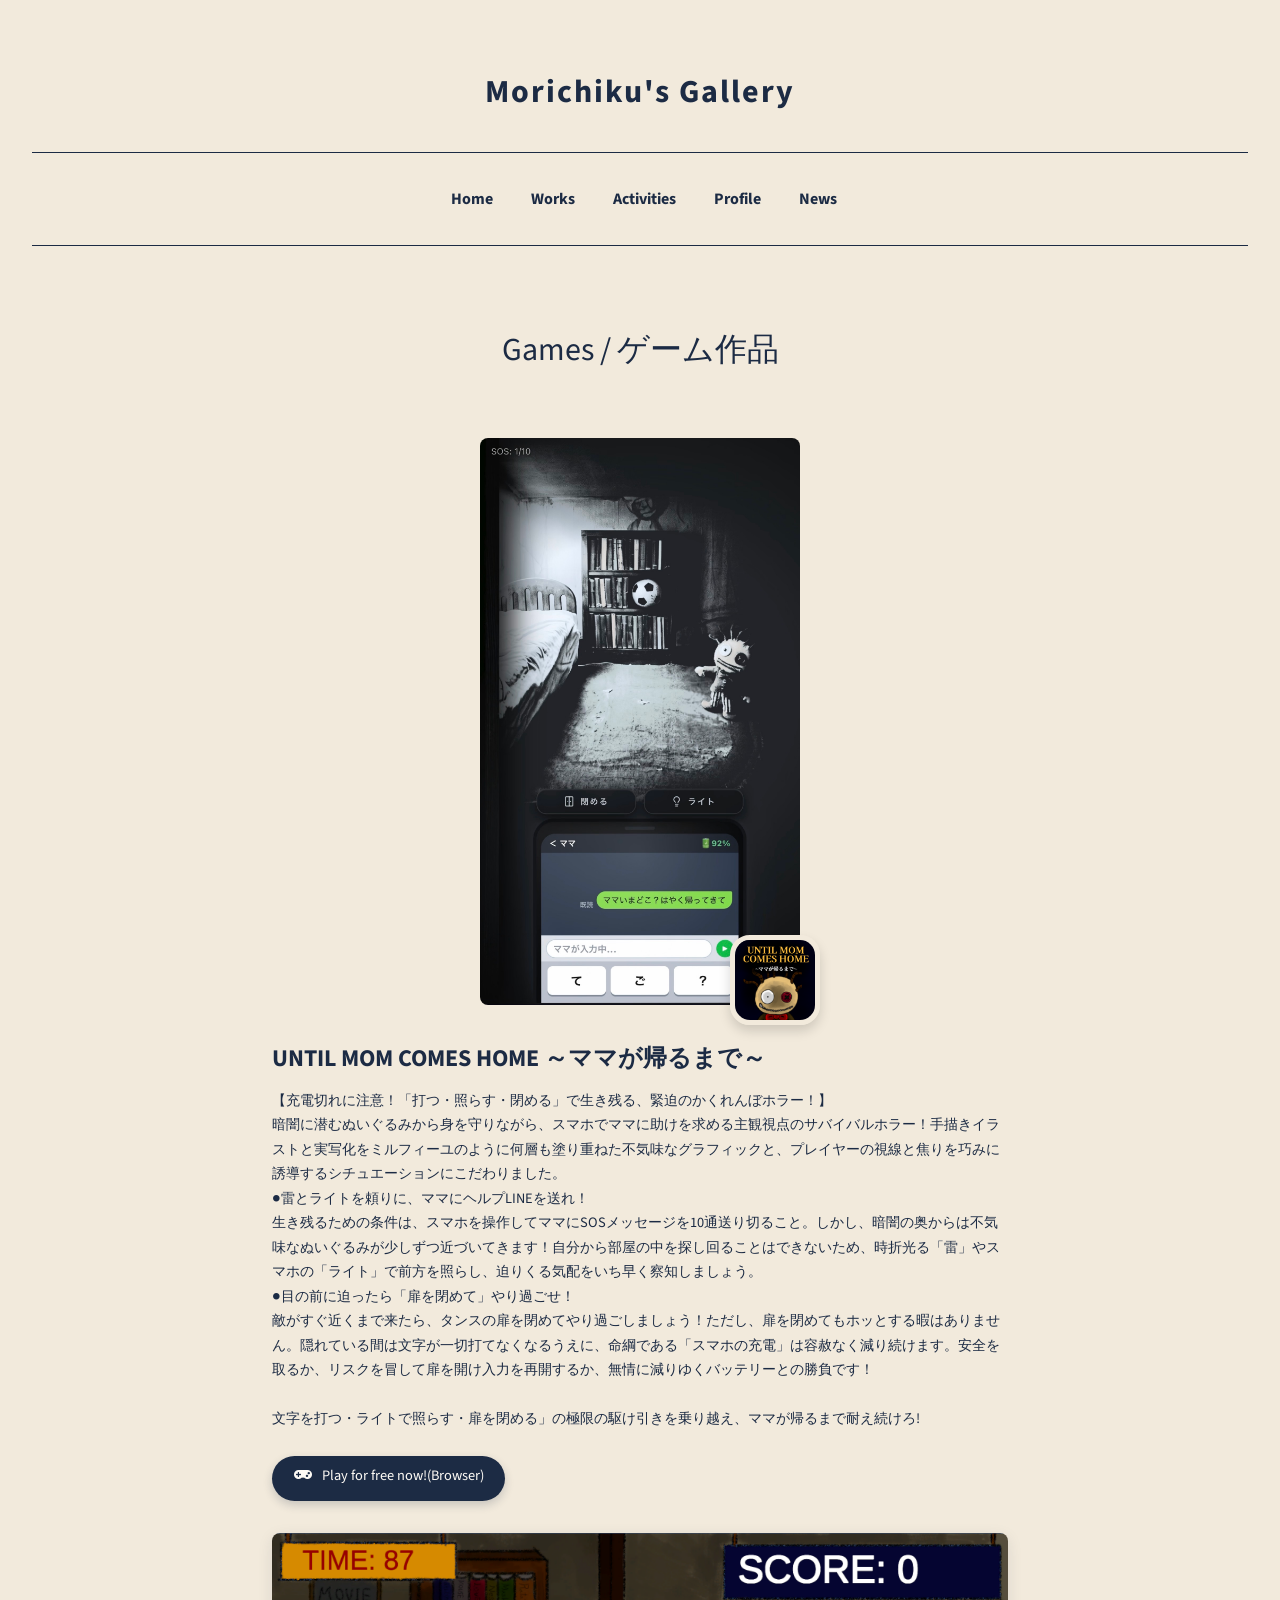
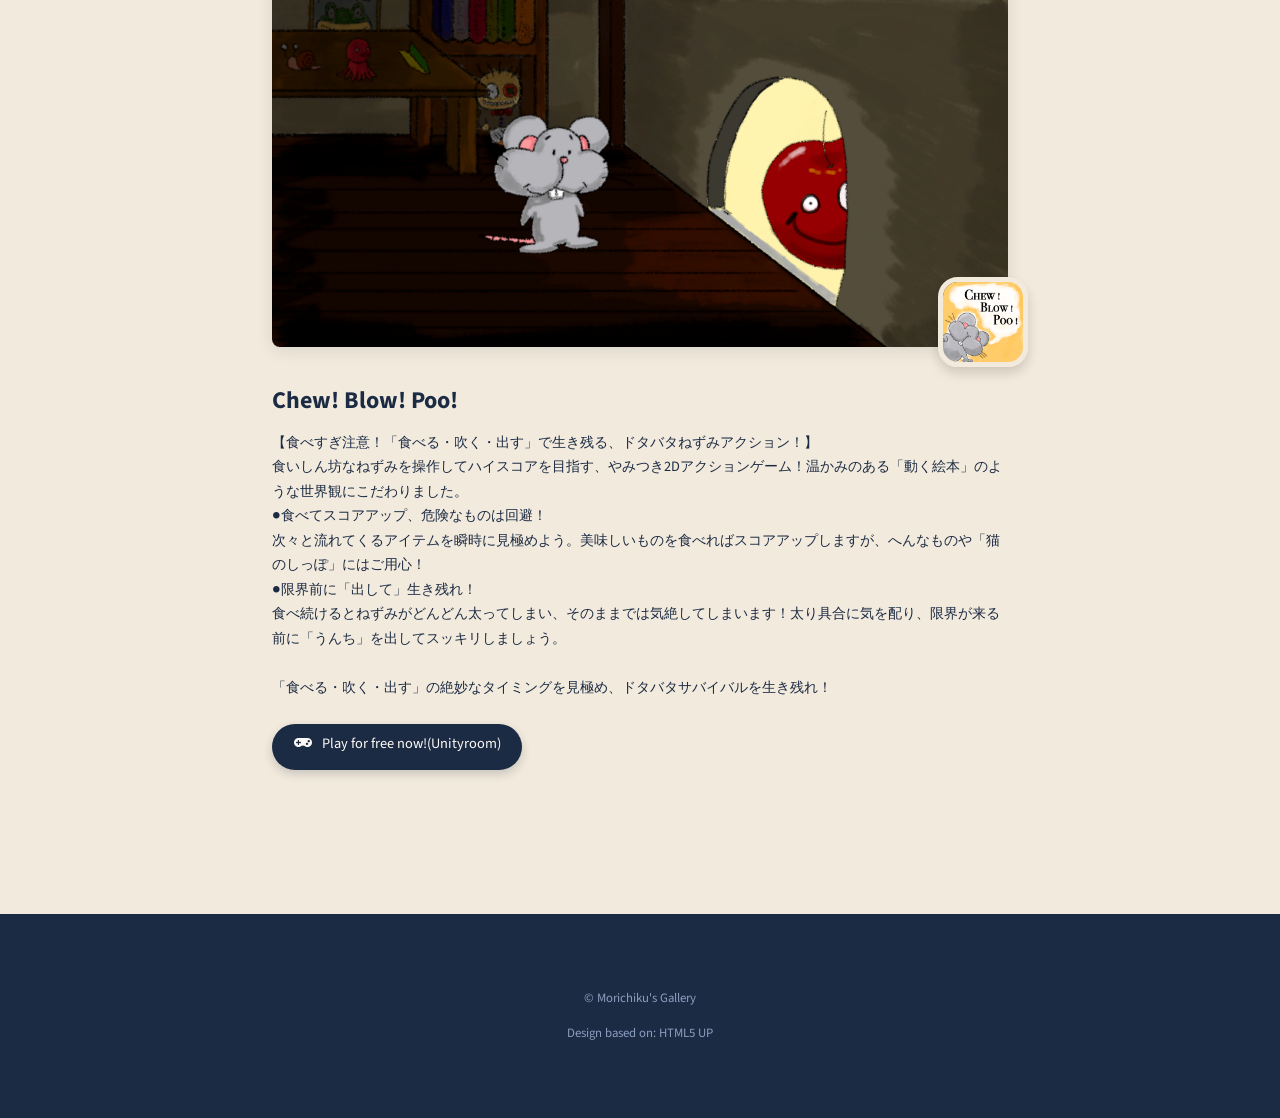
<file: games.html>
<!DOCTYPE HTML>
<html>
<head>
    <title>Games - Morichiku's Gallery</title>
    <link rel="icon" type="image/png" href="images/kao.PNG">
    <link rel="apple-touch-icon" href="images/kao.PNG">
    <meta charset="utf-8" />
    <meta name="viewport" content="width=device-width, initial-scale=1, user-scalable=no" />
    <link rel="stylesheet" href="assets/css/main.css?v=2" />
   <style>
        .page-transition-wrap { pointer-events: none !important; }
        .image:before { 
            display: block !important; 
            opacity: 0 !important; 
            background: #707070 !important; 
            transition: opacity 0.3s ease !important; 
        }
        .image.thumb:hover:before { 
            opacity: 0.6 !important; 
        }
    </style>
</head>
<script>
document.addEventListener("DOMContentLoaded", function() {
    const leaveCover = document.createElement('div');
    leaveCover.className = 'page-leave-cover';
    document.body.appendChild(leaveCover);

    const links = document.querySelectorAll('.global-nav a');
    
    links.forEach(link => {
        link.addEventListener('click', function(e) {
            if (this.href === window.location.href) return;
            e.preventDefault(); 
            const targetUrl = this.href;
            document.body.classList.add('is-leaving');
            setTimeout(() => {
                window.location.href = targetUrl;
            }, 500);
        });
    });
});

window.addEventListener('pageshow', function(e) {
    if (e.persisted) {
        document.body.classList.remove('is-leaving');
    }
});
</script>

<body class="page-works">
   <div class="page-transition-wrap">
        <div class="transition-left"></div>
        <div class="transition-right"></div>
        <div class="transition-message">
            <div class="transition-avatar">
                <img src="images/tori.png" alt="Avatar">
            </div>
        </div>
    </div>

    <header id="header">
        <div class="inner"><h1>Morichiku's Gallery</h1></div>
        <nav>
            <ul class="global-nav">
                <li><a href="index.html">Home</a></li>
                <li><a href="works.html">Works</a></li>
                <li><a href="activities.html">Activities</a></li>
                <li><a href="profile.html">Profile</a></li>
                <li><a href="news.html">News</a></li>
            </ul>
        </nav>
    </header>

    <div id="main">
       <section id="two">
        <header class="major fade-in-up" style="text-align: center; margin-bottom: 4em;">
            <h2>Games / ゲーム作品</h2>
        </header>

        <!-- 1つ目：スマホゲーム（縦長サイズに調整したバージョン） -->
        <article class="col-6 col-12-xsmall work-item fade-in-up" style="position: relative;">
            <div class="image" style="max-width: 320px; margin: 0 auto 1.5em auto; border-radius: 8px; overflow: visible; position: relative;">
                <!-- プレイ画面（縦長） -->
                <img src="images/game3.jpg" alt="プレイ画面" style="border-radius: 8px; width: 100%; box-shadow: 0 4px 15px (28, 43, 68, 0.1);" />
                <!-- アイコン -->
                <img src="images/game4.PNG" alt="アイコン" style="position: absolute; bottom: -20px; right: -20px; width: 90px; height: 90px; border-radius: 20px; border: 5px solid #f2eadc; box-shadow: 0 6px 12px rgba(0,0,0,0.15);" />
            </div>
            
            <h3 style="margin-top: 1.5em; font-size: 1.5em; font-weight: bold; color: #1c2b44;">UNTIL MOM COMES HOME ～ママが帰るまで～</h3>
            <p style="color: #1c2b44; font-size: 0.9em; line-height: 1.7;">
               【充電切れに注意！「打つ・照らす・閉める」で生き残る、緊迫のかくれんぼホラー！】<br>
            暗闇に潜むぬいぐるみから身を守りながら、スマホでママに助けを求める主観視点のサバイバルホラー！手描きイラストと実写化をミルフィーユのように何層も塗り重ねた不気味なグラフィックと、プレイヤーの視線と焦りを巧みに誘導するシチュエーションにこだわりました。<br>
            ●雷とライトを頼りに、ママにヘルプLINEを送れ！<br>
            生き残るための条件は、スマホを操作してママにSOSメッセージを10通送り切ること。しかし、暗闇の奥からは不気味なぬいぐるみが少しずつ近づいてきます！自分から部屋の中を探し回ることはできないため、時折光る「雷」やスマホの「ライト」で前方を照らし、迫りくる気配をいち早く察知しましょう。<br>
            ●目の前に迫ったら「扉を閉めて」やり過ごせ！<br>
            敵がすぐ近くまで来たら、タンスの扉を閉めてやり過ごしましょう！ただし、扉を閉めてもホッとする暇はありません。隠れている間は文字が一切打てなくなるうえに、命綱である「スマホの充電」は容赦なく減り続けます。安全を取るか、リスクを冒して扉を開け入力を再開するか、無情に減りゆくバッテリーとの勝負です！<br><br>文字を打つ・ライトで照らす・扉を閉める」の極限の駆け引きを乗り越え、ママが帰るまで耐え続けろ!
            </p>

                
            </p>
            <div style="text-align: left; margin-top: 1.5em;">
                <a href="https://morichiku.github.io/until-mom-comes-home/" target="_blank" class="button primary" style="background-color: #1c2b44; color: #fdfaf5 !important; border-radius: 25px; padding: 0 1.5em; font-size: 0.9em; border: none; box-shadow: 0 4px 10px rgba(28, 43, 68, 0.2);">
                    <i class="fas fa-gamepad" style="margin-right: 0.5em;"></i> Play for free now!(Browser)
                </a>
            </div>
        </article>

        <!-- 2つ目：Chew! Blow! Poo!（元の横長サイズ・デザインのまま） -->
        <article class="col-6 col-12-xsmall work-item fade-in-up" style="position: relative;">
            <div class="image fit" style="border-radius: 8px; overflow: visible; margin-bottom: 1.5em; position: relative;">
                <img src="images/game2.png" alt="プレイ画面" style="border-radius: 8px; width: 100%; box-shadow: 0 4px 15px rgba(28, 43, 68, 0.1);" />
                <img src="images/game1.png" alt="アイコン" style="position: absolute; bottom: -20px; right: -20px; width: 90px; height: 90px; border-radius: 20px; border: 5px solid #f2eadc; box-shadow: 0 6px 12px rgba(0,0,0,0.15);" />
            </div>
            
            <h3 style="margin-top: 1.5em; font-size: 1.5em; font-weight: bold; color: #1c2b44;">Chew! Blow! Poo!</h3>
            <p style="color: #1c2b44; font-size: 0.9em; line-height: 1.7;">
            【食べすぎ注意！「食べる・吹く・出す」で生き残る、ドタバタねずみアクション！】<br>
            食いしん坊なねずみを操作してハイスコアを目指す、やみつき2Dアクションゲーム！温かみのある「動く絵本」のような世界観にこだわりました。<br>
            ●食べてスコアアップ、危険なものは回避！<br>
            次々と流れてくるアイテムを瞬時に見極めよう。美味しいものを食べればスコアアップしますが、へんなものや「猫のしっぽ」にはご用心！<br>
            ●限界前に「出して」生き残れ！<br>
            食べ続けるとねずみがどんどん太ってしまい、そのままでは気絶してしまいます！太り具合に気を配り、限界が来る前に「うんち」を出してスッキリしましょう。<br><br>
            「食べる・吹く・出す」の絶妙なタイミングを見極め、ドタバタサバイバルを生き残れ！
            </p>
            <div style="text-align: left; margin-top: 1.5em;">
                <a href="https://unityroom.com/games/chew-blow-poo" target="_blank" class="button primary" style="background-color: #1c2b44; color: #fdfaf5 !important; border-radius: 25px; padding: 0 1.5em; font-size: 0.9em; border: none; box-shadow: 0 4px 10px rgba(28, 43, 68, 0.2);">
                    <i class="fas fa-gamepad" style="margin-right: 0.5em;"></i> Play for free now!(Unityroom)
                </a>
            </div>
        </article>

    </section>
    </div>

<site-footer id="site-footer">
    <div class="inner">
        <ul class="copyright">
            <li>&copy; Morichiku's Gallery</li>
            <li>Design based on: HTML5 UP</li>
        </ul>
    </div>
</site-footer>

    <script src="assets/js/jquery.min.js"></script><script src="assets/js/jquery.poptrox.min.js"></script><script src="assets/js/browser.min.js"></script><script src="assets/js/breakpoints.min.js"></script><script src="assets/js/util.js"></script><script src="assets/js/main.js"></script>
    
    <script>
    document.addEventListener("DOMContentLoaded", function() {
        const observer = new IntersectionObserver((entries) => {
            entries.forEach(entry => {
                if (entry.isIntersecting) {
                    entry.target.classList.add("is-visible");
                    observer.unobserve(entry.target);
                }
            });
        }, { rootMargin: "0px 0px -10% 0px" });

        const targets = document.querySelectorAll('.fade-in-up');
        targets.forEach(target => observer.observe(target));
    });
    </script>
</body>
</html>
</file>
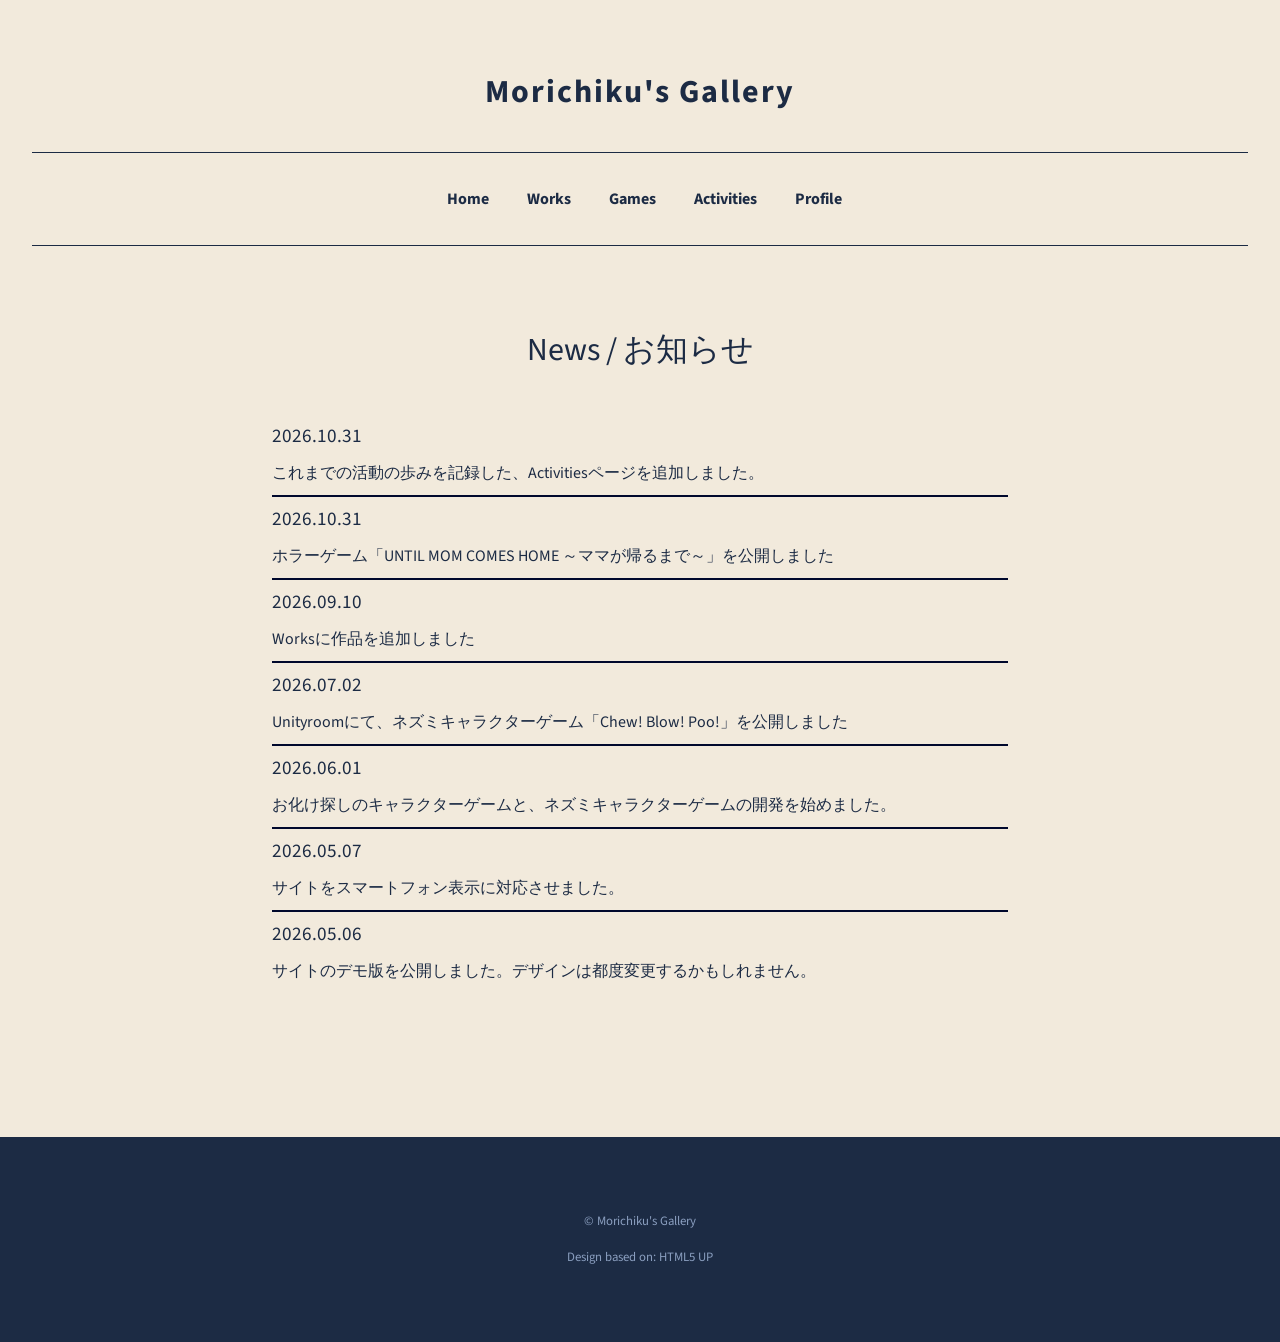
<file: news.html>
<!DOCTYPE HTML>
<html>
<head>
    <title>News - Morichiku's Gallery</title>
    <link rel="icon" type="image/png" href="images/kao.PNG">
    <link rel="apple-touch-icon" href="images/kao.PNG">
    <meta charset="utf-8" />
    <meta name="viewport" content="width=device-width, initial-scale=1, user-scalable=no" />
    <link rel="stylesheet" href="assets/css/main.css?v=2" />
</head>
<script>
document.addEventListener("DOMContentLoaded", function() {
    const leaveCover = document.createElement('div');
    leaveCover.className = 'page-leave-cover';
    document.body.appendChild(leaveCover);

    const links = document.querySelectorAll('.global-nav a');
    
    links.forEach(link => {
        link.addEventListener('click', function(e) {
            if (this.href === window.location.href) return;
            e.preventDefault(); 
            const targetUrl = this.href;
            document.body.classList.add('is-leaving');
            setTimeout(() => {
                window.location.href = targetUrl;
            }, 500);
        });
    });
});

window.addEventListener('pageshow', function(e) {
    if (e.persisted) {
        document.body.classList.remove('is-leaving');
    }
});
</script>
<body class="page-news">
   <div class="page-transition-wrap">
        <div class="transition-left"></div>
        <div class="transition-right"></div>
        <div class="transition-message">
            <div class="transition-avatar">
                <img src="images/tori.png" alt="Avatar">
            </div>
        </div>
    </div>

    <header id="header">
        <div class="header-content-box">
            <div class="inner">
                <h1>Morichiku's Gallery</h1>
            </div>
            <nav>
                <ul class="global-nav">
                    <li><a href="index.html">Home</a></li>
                    <li><a href="works.html">Works</a></li>
                    <li><a href="games.html">Games</a></li> 
                    <li><a href="activities.html">Activities</a></li>
                    <li><a href="profile.html">Profile</a></li>
                </ul>
            </nav>
        </div>
    </header>

    <div id="main">
        <section id="one">
            <header class="major" style="text-align: center; margin-bottom: 3em;">
                <h2>News / お知らせ</h2>
            </header>
            <ul class="alt">
                <li>
                    <strong style="font-size: 1.2em;">2026.10.31</strong><br>
                    <span style="display: inline-block; margin-top: 0.5em;">これまでの活動の歩みを記録した、Activitiesページを追加しました。</span>
                </li>
                <li>
                    <strong style="font-size: 1.2em;">2026.10.31</strong><br>
                    <span style="display: inline-block; margin-top: 0.5em;">ホラーゲーム「UNTIL MOM COMES HOME ～ママが帰るまで～」を公開しました</span>
                </li>
                <li>
                    <strong style="font-size: 1.2em;">2026.09.10</strong><br>
                    <span style="display: inline-block; margin-top: 0.5em;">Worksに作品を追加しました</span>
                </li>
		<li>
                    <strong style="font-size: 1.2em;">2026.07.02</strong><br>
                    <span style="display: inline-block; margin-top: 0.5em;">Unityroomにて、ネズミキャラクターゲーム「Chew! Blow! Poo!」を公開しました</span>
                </li>

		<li>
                    <strong style="font-size: 1.2em;">2026.06.01</strong><br>
                    <span style="display: inline-block; margin-top: 0.5em;">お化け探しのキャラクターゲームと、ネズミキャラクターゲームの開発を始めました。</span>
                </li>

                <li>
                    <strong style="font-size: 1.2em;">2026.05.07</strong><br>
                    <span style="display: inline-block; margin-top: 0.5em;">サイトをスマートフォン表示に対応させました。</span>
                </li>
                <li>
                    <strong style="font-size: 1.2em;">2026.05.06</strong><br>
                    <span style="display: inline-block; margin-top: 0.5em;">サイトのデモ版を公開しました。デザインは都度変更するかもしれません。</span>
                </li>
            </ul>
        </section>
    </div>

    <site-footer id="site-footer">
        <div class="inner"><ul class="copyright"><li>&copy; Morichiku's Gallery</li><li>Design based on: HTML5 UP</li></ul></div>
    </site-footer>

    <script src="assets/js/jquery.min.js"></script><script src="assets/js/jquery.poptrox.min.js"></script><script src="assets/js/browser.min.js"></script><script src="assets/js/breakpoints.min.js"></script><script src="assets/js/util.js"></script><script src="assets/js/main.js"></script>
</body>
</html>
</file>
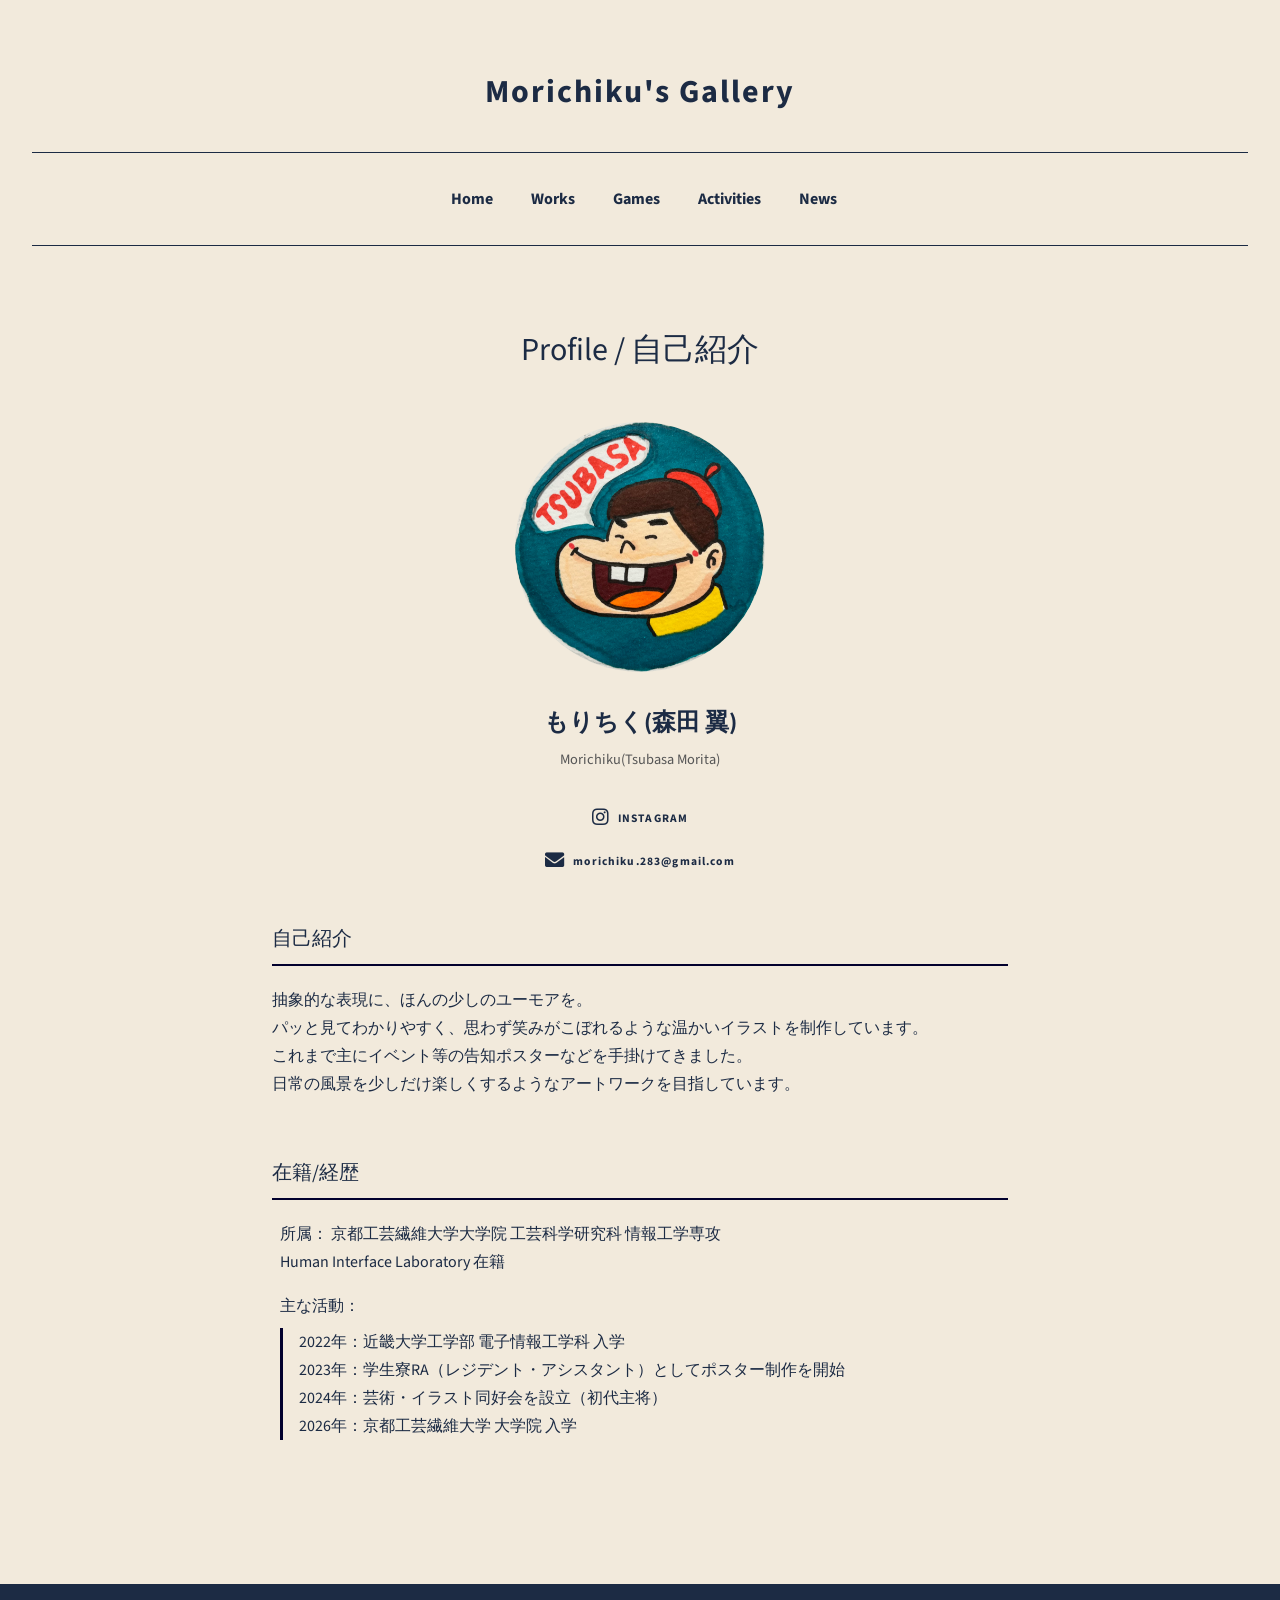
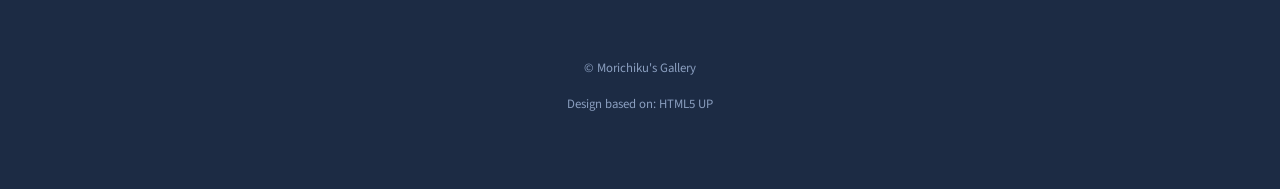
<file: profile.html>
<!DOCTYPE HTML>
<html>
<head>
    <title>Profile - Morichiku's Gallery</title>
    <link rel="icon" type="image/png" href="images/kao.PNG">
  <link rel="apple-touch-icon" href="images/kao.PNG">
    <meta charset="utf-8" />
    <meta name="viewport" content="width=device-width, initial-scale=1, user-scalable=no" />
    <link rel="stylesheet" href="assets/css/main.css?v=2" />
    <style>
        #main #one .image img {
            width: 150px;
            height: 150px;
            border-radius: 50%;
            object-fit: cover;
            margin: 0 auto 3em auto;
            display: block;
        }
    </style>
</head>
<script>
document.addEventListener("DOMContentLoaded", function() {
    const leaveCover = document.createElement('div');
    leaveCover.className = 'page-leave-cover';
    document.body.appendChild(leaveCover);

    const links = document.querySelectorAll('.global-nav a');
    
    links.forEach(link => {
        link.addEventListener('click', function(e) {
            if (this.href === window.location.href) return;
            e.preventDefault(); 
            const targetUrl = this.href;
            document.body.classList.add('is-leaving');
            setTimeout(() => {
                window.location.href = targetUrl;
            }, 500);
        });
    });
});

window.addEventListener('pageshow', function(e) {
    if (e.persisted) {
        document.body.classList.remove('is-leaving');
    }
});
</script>
<body class="page-profile">
   <div class="page-transition-wrap">
        <div class="transition-left"></div>
        <div class="transition-right"></div>
        <div class="transition-message">
            <div class="transition-avatar">
                <img src="images/tori.png" alt="Avatar">
            </div>
        </div>
    </div>

    <header id="header">
        <div class="inner"><h1>Morichiku's Gallery</h1></div>
        <nav>
            <ul class="global-nav">
                <li><a href="index.html">Home</a></li>
                <li><a href="works.html">Works</a></li>
                <li><a href="games.html">Games</a></li> 
                <li><a href="activities.html">Activities</a></li>
                <li><a href="news.html">News</a></li>
            </ul>
        </nav>
    </header>

    <div id="main">
        <section id="one">
            <header class="major" style="text-align: center; margin-bottom: 3em;">
                <h2>Profile / 自己紹介</h2>
            </header>

            <div style="text-align: center; margin-bottom: 3em;">
    <img src="images/myface.jpeg" alt="もりちく" style="width: 250px; height: 250px; object-fit: cover; border-radius: 50%;" />
    <h2 style="margin-top: 1em; font-weight: bold; margin-bottom: 0.2em;">もりちく(森田 翼)</h2>
    <p style="font-size: 0.9em; color: #555;">Morichiku(Tsubasa Morita)</p>
    <a href="https://www.instagram.com/intsubagram?igsh=d2lieGVxMnBuZmN1&utm_source=qr" target="_blank" class="icon brands fa-instagram" style="font-size: 1.2em; color: #1c2b44; text-decoration: none; border-bottom: none;">
        <span style="font-size: 0.6em; margin-left: 5px; font-weight: bold; vertical-align: middle; letter-spacing: 0.1em;">INSTAGRAM</span>
    </a>

    <div style="margin-top: 0.8em;">
        <a href="mailto:tsubasa.morita.283.1121@gmail.com" class="icon solid fa-envelope" style="font-size: 1.2em; color: #1c2b44; text-decoration: none; border-bottom: none;">
            <span style="font-size: 0.6em; margin-left: 5px; font-weight: bold; vertical-align: middle; letter-spacing: 0.1em;">morichiku.283@gmail.com</span>
        </a>
    </div>
</div>

            <h3 style="border-bottom: 2px solid #02002d; padding-bottom: 0.5em; margin-bottom: 1em;">自己紹介</h3>
            <p>抽象的な表現に、ほんの少しのユーモアを。<br>
            パッと見てわかりやすく、思わず笑みがこぼれるような温かいイラストを制作しています。<br>これまで主にイベント等の告知ポスターなどを手掛けてきました。<br>日常の風景を少しだけ楽しくするようなアートワークを目指しています。</p>

            <h3 style="border-bottom: 2px solid #02002d; padding-bottom: 0.5em; margin-bottom: 1em; margin-top: 3em;">在籍/経歴</h3>
            <ul style="list-style: none; padding-left: 0;">
                <li style="margin-bottom: 1em;"><strong>所属：</strong> 京都工芸繊維大学大学院 工芸科学研究科 情報工学専攻<br>Human Interface Laboratory 在籍</li>
                <li><strong>主な活動：</strong>
                    <p style="margin-top: 0.5em; padding-left: 1em; border-left: 3px solid #02002d;">
                    2022年：近畿大学工学部 電子情報工学科 入学<br>
                    2023年：学生寮RA（レジデント・アシスタント）としてポスター制作を開始<br>
                    2024年：芸術・イラスト同好会を設立（初代主将）<br>
                    2026年：京都工芸繊維大学 大学院 入学</p>
                </li>
            </ul>
        </section>
    </div>

    <site-footer id="site-footer">
        <div class="inner">
            <ul class="copyright">
                <li>&copy; Morichiku's Gallery</li><li>Design based on: HTML5 UP</li>
            </ul>
        </div>
    </site-footer>

    <script src="assets/js/jquery.min.js"></script><script src="assets/js/jquery.poptrox.min.js"></script><script src="assets/js/browser.min.js"></script><script src="assets/js/breakpoints.min.js"></script><script src="assets/js/util.js"></script><script src="assets/js/main.js"></script>
</body>
</html>
</file>
<file: assets/css/main.css>
@import url("fontawesome-all.min.css");
@import url("https://fonts.googleapis.com/css?family=Source+Sans+Pro:400,400italic");

/*
	Strata by HTML5 UP
	html5up.net | @ajlkn
	Free for personal and commercial use under the CCA 3.0 license (html5up.net/license)
*/

html, body, div, span, applet, object,
iframe, h1, h2, h3, h4, h5, h6, p, blockquote,
pre, a, abbr, acronym, address, big, cite,
code, del, dfn, em, img, ins, kbd, q, s, samp,
small, strike, strong, sub, sup, tt, var, b,
u, i, center, dl, dt, dd, ol, ul, li, fieldset,
form, label, legend, table, caption, tbody,
tfoot, thead, tr, th, td, article, aside,
canvas, details, embed, figure, figcaption,
site-footer, header, hgroup, menu, nav, output, ruby,
section, summary, time, mark, audio, video {
	margin: 0;
	padding: 0;
	border: 0;
	font-size: 100%;
	font: inherit;
	vertical-align: baseline;}

article, aside, details, figcaption, figure,
site-footer, header, hgroup, menu, nav, section {
	display: block;}

body {
	line-height: 1;
}

ol, ul {
	list-style: none;
}

blockquote, q {
	quotes: none;
}

	blockquote:before, blockquote:after, q:before, q:after {
		content: '';
		content: none;
	}

table {
	border-collapse: collapse;
	border-spacing: 0;
}

body {
	-webkit-text-size-adjust: none;
}

mark {
	background-color: transparent;
	color: inherit;
}

input::-moz-focus-inner {
	border: 0;
	padding: 0;
}

input, select, textarea {
	-moz-appearance: none;
	-webkit-appearance: none;
	-ms-appearance: none;
	appearance: none;
}

/* Basic */

	html {
		box-sizing: border-box;
	}

	*, *:before, *:after {
		box-sizing: inherit;
	}

	body {
		background: #fff;
	}

		body.is-preload *, body.is-preload *:before, body.is-preload *:after {
			-moz-animation: none !important;
			-webkit-animation: none !important;
			-ms-animation: none !important;
			animation: none !important;
			-moz-transition: none !important;
			-webkit-transition: none !important;
			-ms-transition: none !important;
			transition: none !important;
		}

	body, input, select, textarea {
		color: #a2a2a2;
		font-family: "Source Sans Pro", Helvetica, sans-serif;
		font-size: 16pt;
		font-weight: 400;
		line-height: 1.75em;
	}

	a {
		-moz-transition: color 0.2s ease-in-out, border-color 0.2s ease-in-out;
		-webkit-transition: color 0.2s ease-in-out, border-color 0.2s ease-in-out;
		-ms-transition: color 0.2s ease-in-out, border-color 0.2s ease-in-out;
		transition: color 0.2s ease-in-out, border-color 0.2s ease-in-out;
		border-bottom: dotted 1px;
		color: #49bf9d;
		text-decoration: none;
	}

		a:hover {
			border-bottom-color: transparent;
			color: #49bf9d !important;
			text-decoration: none;
		}

	strong, b {
		color: #787878;
		font-weight: 400;
	}

	em, i {
		font-style: italic;
	}

	p {
		margin: 0 0 2em 0;
	}

	h1, h2, h3, h4, h5, h6 {
		color: #787878;
		font-weight: 400;
		line-height: 1em;
		margin: 0 0 1em 0;
	}

		h1 a, h2 a, h3 a, h4 a, h5 a, h6 a {
			color: inherit;
			text-decoration: none;
		}

	h1 {
		font-size: 2em;
		line-height: 1.5em;
	}

	h2 {
		font-size: 1.5em;
		line-height: 1.5em;
	}

	h3 {
		font-size: 1.25em;
		line-height: 1.5em;
	}

	h4 {
		font-size: 1.1em;
		line-height: 1.5em;
	}

	h5 {
		font-size: 0.9em;
		line-height: 1.5em;
	}

	h6 {
		font-size: 0.7em;
		line-height: 1.5em;
	}

	sub {
		font-size: 0.8em;
		position: relative;
		top: 0.5em;
	}

	sup {
		font-size: 0.8em;
		position: relative;
		top: -0.5em;
	}

	hr {
		border: 0;
		border-bottom: solid 2px #efefef;
		margin: 2em 0;
	}

		hr.major {
			margin: 3em 0;
		}

	blockquote {
		border-left: solid 6px #efefef;
		font-style: italic;
		margin: 0 0 2em 0;
		padding: 0.5em 0 0.5em 1.5em;
	}

	code {
		background: #f7f7f7;
		border-radius: 0.35em;
		border: solid 2px #efefef;
		font-family: "Courier New", monospace;
		font-size: 0.9em;
		margin: 0 0.25em;
		padding: 0.25em 0.65em;
	}

	pre {
		-webkit-overflow-scrolling: touch;
		font-family: "Courier New", monospace;
		font-size: 0.9em;
		margin: 0 0 2em 0;
	}

		pre code {
			display: block;
			line-height: 1.75em;
			padding: 1em 1.5em;
			overflow-x: auto;
		}

	.align-left {
		text-align: left;
	}

	.align-center {
		text-align: center;
	}

	.align-right {
		text-align: right;
	}

/* Container */

	.container {
		margin: 0 auto;
		max-width: calc(100% - 4em);
		width: 100%;
	}

		.container.xsmall {
			width: 25%;
		}

		.container.small {
			width: 50%;
		}

		.container.medium {
			width: 75%;
		}

		.container.large {
			width: 125%;
		}

		.container.xlarge {
			width: 150%;
		}

		.container.max {
			width: 100%;
		}

		@media screen and (max-width: 980px) {

			.container {
				width: 100% !important;
				max-width: 100% !important;
			}

		}

		@media screen and (max-width: 480px) {

			.container {
				max-width: calc(100% - 3em);
			}

		}

/* Row */

	.row {
		display: flex;
		flex-wrap: wrap;
		box-sizing: border-box;
		align-items: stretch;
	}

		.row > * {
			box-sizing: border-box;
		}

		.row.gtr-uniform > * > :last-child {
			margin-bottom: 0;
		}

		.row.aln-left {
			justify-content: flex-start;
		}

		.row.aln-center {
			justify-content: center;
		}

		.row.aln-right {
			justify-content: flex-end;
		}

		.row.aln-top {
			align-items: flex-start;
		}

		.row.aln-middle {
			align-items: center;
		}

		.row.aln-bottom {
			align-items: flex-end;
		}

		.row > .imp {
			order: -1;
		}

		.row > .col-1 {
			width: 8.33333%;
		}

		.row > .off-1 {
			margin-left: 8.33333%;
		}

		.row > .col-2 {
			width: 16.66667%;
		}

		.row > .off-2 {
			margin-left: 16.66667%;
		}

		.row > .col-3 {
			width: 25%;
		}

		.row > .off-3 {
			margin-left: 25%;
		}

		.row > .col-4 {
			width: 33.33333%;
		}

		.row > .off-4 {
			margin-left: 33.33333%;
		}

		.row > .col-5 {
			width: 41.66667%;
		}

		.row > .off-5 {
			margin-left: 41.66667%;
		}

		.row > .col-6 {
			width: 50%;
		}

		.row > .off-6 {
			margin-left: 50%;
		}

		.row > .col-7 {
			width: 58.33333%;
		}

		.row > .off-7 {
			margin-left: 58.33333%;
		}

		.row > .col-8 {
			width: 66.66667%;
		}

		.row > .off-8 {
			margin-left: 66.66667%;
		}

		.row > .col-9 {
			width: 75%;
		}

		.row > .off-9 {
			margin-left: 75%;
		}

		.row > .col-10 {
			width: 83.33333%;
		}

		.row > .off-10 {
			margin-left: 83.33333%;
		}

		.row > .col-11 {
			width: 91.66667%;
		}

		.row > .off-11 {
			margin-left: 91.66667%;
		}

		.row > .col-12 {
			width: 100%;
		}

		.row > .off-12 {
			margin-left: 100%;
		}

		.row.gtr-0 {
			margin-top: 0;
			margin-left: 0em;
		}

			.row.gtr-0 > * {
				padding: 0 0 0 0em;
			}

			.row.gtr-0.gtr-uniform {
				margin-top: 0em;
			}

				.row.gtr-0.gtr-uniform > * {
					padding-top: 0em;
				}

		.row.gtr-25 {
			margin-top: 0;
			margin-left: -0.625em;
		}

			.row.gtr-25 > * {
				padding: 0 0 0 0.625em;
			}

			.row.gtr-25.gtr-uniform {
				margin-top: -0.625em;
			}

				.row.gtr-25.gtr-uniform > * {
					padding-top: 0.625em;
				}

		.row.gtr-50 {
			margin-top: 0;
			margin-left: -1.25em;
		}

			.row.gtr-50 > * {
				padding: 0 0 0 1.25em;
			}

			.row.gtr-50.gtr-uniform {
				margin-top: -1.25em;
			}

				.row.gtr-50.gtr-uniform > * {
					padding-top: 1.25em;
				}

		.row {
			margin-top: 0;
			margin-left: -2.5em;
		}

			.row > * {
				padding: 0 0 0 2.5em;
			}

			.row.gtr-uniform {
				margin-top: -2.5em;
			}

				.row.gtr-uniform > * {
					padding-top: 2.5em;
				}

		.row.gtr-150 {
			margin-top: 0;
			margin-left: -3.75em;
		}

			.row.gtr-150 > * {
				padding: 0 0 0 3.75em;
			}

			.row.gtr-150.gtr-uniform {
				margin-top: -3.75em;
			}

				.row.gtr-150.gtr-uniform > * {
					padding-top: 3.75em;
				}

		.row.gtr-200 {
			margin-top: 0;
			margin-left: -5em;
		}

			.row.gtr-200 > * {
				padding: 0 0 0 5em;
			}

			.row.gtr-200.gtr-uniform {
				margin-top: -5em;
			}

				.row.gtr-200.gtr-uniform > * {
					padding-top: 5em;
				}

		@media screen and (max-width: 1800px) {

			.row {
				display: flex;
				flex-wrap: wrap;
				box-sizing: border-box;
				align-items: stretch;
			}

				.row > * {
					box-sizing: border-box;
				}

				.row.gtr-uniform > * > :last-child {
					margin-bottom: 0;
				}

				.row.aln-left {
					justify-content: flex-start;
				}

				.row.aln-center {
					justify-content: center;
				}

				.row.aln-right {
					justify-content: flex-end;
				}

				.row.aln-top {
					align-items: flex-start;
				}

				.row.aln-middle {
					align-items: center;
				}

				.row.aln-bottom {
					align-items: flex-end;
				}

				.row > .imp-xlarge {
					order: -1;
				}

				.row > .col-1-xlarge {
					width: 8.33333%;
				}

				.row > .off-1-xlarge {
					margin-left: 8.33333%;
				}

				.row > .col-2-xlarge {
					width: 16.66667%;
				}

				.row > .off-2-xlarge {
					margin-left: 16.66667%;
				}

				.row > .col-3-xlarge {
					width: 25%;
				}

				.row > .off-3-xlarge {
					margin-left: 25%;
				}

				.row > .col-4-xlarge {
					width: 33.33333%;
				}

				.row > .off-4-xlarge {
					margin-left: 33.33333%;
				}

				.row > .col-5-xlarge {
					width: 41.66667%;
				}

				.row > .off-5-xlarge {
					margin-left: 41.66667%;
				}

				.row > .col-6-xlarge {
					width: 50%;
				}

				.row > .off-6-xlarge {
					margin-left: 50%;
				}

				.row > .col-7-xlarge {
					width: 58.33333%;
				}

				.row > .off-7-xlarge {
					margin-left: 58.33333%;
				}

				.row > .col-8-xlarge {
					width: 66.66667%;
				}

				.row > .off-8-xlarge {
					margin-left: 66.66667%;
				}

				.row > .col-9-xlarge {
					width: 75%;
				}

				.row > .off-9-xlarge {
					margin-left: 75%;
				}

				.row > .col-10-xlarge {
					width: 83.33333%;
				}

				.row > .off-10-xlarge {
					margin-left: 83.33333%;
				}

				.row > .col-11-xlarge {
					width: 91.66667%;
				}

				.row > .off-11-xlarge {
					margin-left: 91.66667%;
				}

				.row > .col-12-xlarge {
					width: 100%;
				}

				.row > .off-12-xlarge {
					margin-left: 100%;
				}

				.row.gtr-0 {
					margin-top: 0;
					margin-left: 0em;
				}

					.row.gtr-0 > * {
						padding: 0 0 0 0em;
					}

					.row.gtr-0.gtr-uniform {
						margin-top: 0em;
					}

						.row.gtr-0.gtr-uniform > * {
							padding-top: 0em;
						}

				.row.gtr-25 {
					margin-top: 0;
					margin-left: -0.625em;
				}

					.row.gtr-25 > * {
						padding: 0 0 0 0.625em;
					}

					.row.gtr-25.gtr-uniform {
						margin-top: -0.625em;
					}

						.row.gtr-25.gtr-uniform > * {
							padding-top: 0.625em;
						}

				.row.gtr-50 {
					margin-top: 0;
					margin-left: -1.25em;
				}

					.row.gtr-50 > * {
						padding: 0 0 0 1.25em;
					}

					.row.gtr-50.gtr-uniform {
						margin-top: -1.25em;
					}

						.row.gtr-50.gtr-uniform > * {
							padding-top: 1.25em;
						}

				.row {
					margin-top: 0;
					margin-left: -2.5em;
				}

					.row > * {
						padding: 0 0 0 2.5em;
					}

					.row.gtr-uniform {
						margin-top: -2.5em;
					}

						.row.gtr-uniform > * {
							padding-top: 2.5em;
						}

				.row.gtr-150 {
					margin-top: 0;
					margin-left: -3.75em;
				}

					.row.gtr-150 > * {
						padding: 0 0 0 3.75em;
					}

					.row.gtr-150.gtr-uniform {
						margin-top: -3.75em;
					}

						.row.gtr-150.gtr-uniform > * {
							padding-top: 3.75em;
						}

				.row.gtr-200 {
					margin-top: 0;
					margin-left: -5em;
				}

					.row.gtr-200 > * {
						padding: 0 0 0 5em;
					}

					.row.gtr-200.gtr-uniform {
						margin-top: -5em;
					}

						.row.gtr-200.gtr-uniform > * {
							padding-top: 5em;
						}

		}

		@media screen and (max-width: 1280px) {

			.row {
				display: flex;
				flex-wrap: wrap;
				box-sizing: border-box;
				align-items: stretch;
			}

				.row > * {
					box-sizing: border-box;
				}

				.row.gtr-uniform > * > :last-child {
					margin-bottom: 0;
				}

				.row.aln-left {
					justify-content: flex-start;
				}

				.row.aln-center {
					justify-content: center;
				}

				.row.aln-right {
					justify-content: flex-end;
				}

				.row.aln-top {
					align-items: flex-start;
				}

				.row.aln-middle {
					align-items: center;
				}

				.row.aln-bottom {
					align-items: flex-end;
				}

				.row > .imp-large {
					order: -1;
				}

				.row > .col-1-large {
					width: 8.33333%;
				}

				.row > .off-1-large {
					margin-left: 8.33333%;
				}

				.row > .col-2-large {
					width: 16.66667%;
				}

				.row > .off-2-large {
					margin-left: 16.66667%;
				}

				.row > .col-3-large {
					width: 25%;
				}

				.row > .off-3-large {
					margin-left: 25%;
				}

				.row > .col-4-large {
					width: 33.33333%;
				}

				.row > .off-4-large {
					margin-left: 33.33333%;
				}

				.row > .col-5-large {
					width: 41.66667%;
				}

				.row > .off-5-large {
					margin-left: 41.66667%;
				}

				.row > .col-6-large {
					width: 50%;
				}

				.row > .off-6-large {
					margin-left: 50%;
				}

				.row > .col-7-large {
					width: 58.33333%;
				}

				.row > .off-7-large {
					margin-left: 58.33333%;
				}

				.row > .col-8-large {
					width: 66.66667%;
				}

				.row > .off-8-large {
					margin-left: 66.66667%;
				}

				.row > .col-9-large {
					width: 75%;
				}

				.row > .off-9-large {
					margin-left: 75%;
				}

				.row > .col-10-large {
					width: 83.33333%;
				}

				.row > .off-10-large {
					margin-left: 83.33333%;
				}

				.row > .col-11-large {
					width: 91.66667%;
				}

				.row > .off-11-large {
					margin-left: 91.66667%;
				}

				.row > .col-12-large {
					width: 100%;
				}

				.row > .off-12-large {
					margin-left: 100%;
				}

				.row.gtr-0 {
					margin-top: 0;
					margin-left: 0em;
				}

					.row.gtr-0 > * {
						padding: 0 0 0 0em;
					}

					.row.gtr-0.gtr-uniform {
						margin-top: 0em;
					}

						.row.gtr-0.gtr-uniform > * {
							padding-top: 0em;
						}

				.row.gtr-25 {
					margin-top: 0;
					margin-left: -0.5em;
				}

					.row.gtr-25 > * {
						padding: 0 0 0 0.5em;
					}

					.row.gtr-25.gtr-uniform {
						margin-top: -0.5em;
					}

						.row.gtr-25.gtr-uniform > * {
							padding-top: 0.5em;
						}

				.row.gtr-50 {
					margin-top: 0;
					margin-left: -1em;
				}

					.row.gtr-50 > * {
						padding: 0 0 0 1em;
					}

					.row.gtr-50.gtr-uniform {
						margin-top: -1em;
					}

						.row.gtr-50.gtr-uniform > * {
							padding-top: 1em;
						}

				.row {
					margin-top: 0;
					margin-left: -2em;
				}

					.row > * {
						padding: 0 0 0 2em;
					}

					.row.gtr-uniform {
						margin-top: -2em;
					}

						.row.gtr-uniform > * {
							padding-top: 2em;
						}

				.row.gtr-150 {
					margin-top: 0;
					margin-left: -3em;
				}

					.row.gtr-150 > * {
						padding: 0 0 0 3em;
					}

					.row.gtr-150.gtr-uniform {
						margin-top: -3em;
					}

						.row.gtr-150.gtr-uniform > * {
							padding-top: 3em;
						}

				.row.gtr-200 {
					margin-top: 0;
					margin-left: -4em;
				}

					.row.gtr-200 > * {
						padding: 0 0 0 4em;
					}

					.row.gtr-200.gtr-uniform {
						margin-top: -4em;
					}

						.row.gtr-200.gtr-uniform > * {
							padding-top: 4em;
						}

		}

		@media screen and (max-width: 980px) {

			.row {
				display: flex;
				flex-wrap: wrap;
				box-sizing: border-box;
				align-items: stretch;
			}

				.row > * {
					box-sizing: border-box;
				}

				.row.gtr-uniform > * > :last-child {
					margin-bottom: 0;
				}

				.row.aln-left {
					justify-content: flex-start;
				}

				.row.aln-center {
					justify-content: center;
				}

				.row.aln-right {
					justify-content: flex-end;
				}

				.row.aln-top {
					align-items: flex-start;
				}

				.row.aln-middle {
					align-items: center;
				}

				.row.aln-bottom {
					align-items: flex-end;
				}

				.row > .imp-medium {
					order: -1;
				}

				.row > .col-1-medium {
					width: 8.33333%;
				}

				.row > .off-1-medium {
					margin-left: 8.33333%;
				}

				.row > .col-2-medium {
					width: 16.66667%;
				}

				.row > .off-2-medium {
					margin-left: 16.66667%;
				}

				.row > .col-3-medium {
					width: 25%;
				}

				.row > .off-3-medium {
					margin-left: 25%;
				}

				.row > .col-4-medium {
					width: 33.33333%;
				}

				.row > .off-4-medium {
					margin-left: 33.33333%;
				}

				.row > .col-5-medium {
					width: 41.66667%;
				}

				.row > .off-5-medium {
					margin-left: 41.66667%;
				}

				.row > .col-6-medium {
					width: 50%;
				}

				.row > .off-6-medium {
					margin-left: 50%;
				}

				.row > .col-7-medium {
					width: 58.33333%;
				}

				.row > .off-7-medium {
					margin-left: 58.33333%;
				}

				.row > .col-8-medium {
					width: 66.66667%;
				}

				.row > .off-8-medium {
					margin-left: 66.66667%;
				}

				.row > .col-9-medium {
					width: 75%;
				}

				.row > .off-9-medium {
					margin-left: 75%;
				}

				.row > .col-10-medium {
					width: 83.33333%;
				}

				.row > .off-10-medium {
					margin-left: 83.33333%;
				}

				.row > .col-11-medium {
					width: 91.66667%;
				}

				.row > .off-11-medium {
					margin-left: 91.66667%;
				}

				.row > .col-12-medium {
					width: 100%;
				}

				.row > .off-12-medium {
					margin-left: 100%;
				}

				.row.gtr-0 {
					margin-top: 0;
					margin-left: 0em;
				}

					.row.gtr-0 > * {
						padding: 0 0 0 0em;
					}

					.row.gtr-0.gtr-uniform {
						margin-top: 0em;
					}

						.row.gtr-0.gtr-uniform > * {
							padding-top: 0em;
						}

				.row.gtr-25 {
					margin-top: 0;
					margin-left: -0.5em;
				}

					.row.gtr-25 > * {
						padding: 0 0 0 0.5em;
					}

					.row.gtr-25.gtr-uniform {
						margin-top: -0.5em;
					}

						.row.gtr-25.gtr-uniform > * {
							padding-top: 0.5em;
						}

				.row.gtr-50 {
					margin-top: 0;
					margin-left: -1em;
				}

					.row.gtr-50 > * {
						padding: 0 0 0 1em;
					}

					.row.gtr-50.gtr-uniform {
						margin-top: -1em;
					}

						.row.gtr-50.gtr-uniform > * {
							padding-top: 1em;
						}

				.row {
					margin-top: 0;
					margin-left: -2em;
				}

					.row > * {
						padding: 0 0 0 2em;
					}

					.row.gtr-uniform {
						margin-top: -2em;
					}

						.row.gtr-uniform > * {
							padding-top: 2em;
						}

				.row.gtr-150 {
					margin-top: 0;
					margin-left: -3em;
				}

					.row.gtr-150 > * {
						padding: 0 0 0 3em;
					}

					.row.gtr-150.gtr-uniform {
						margin-top: -3em;
					}

						.row.gtr-150.gtr-uniform > * {
							padding-top: 3em;
						}

				.row.gtr-200 {
					margin-top: 0;
					margin-left: -4em;
				}

					.row.gtr-200 > * {
						padding: 0 0 0 4em;
					}

					.row.gtr-200.gtr-uniform {
						margin-top: -4em;
					}

						.row.gtr-200.gtr-uniform > * {
							padding-top: 4em;
						}

		}

		@media screen and (max-width: 736px) {

			.row {
				display: flex;
				flex-wrap: wrap;
				box-sizing: border-box;
				align-items: stretch;
			}

				.row > * {
					box-sizing: border-box;
				}

				.row.gtr-uniform > * > :last-child {
					margin-bottom: 0;
				}

				.row.aln-left {
					justify-content: flex-start;
				}

				.row.aln-center {
					justify-content: center;
				}

				.row.aln-right {
					justify-content: flex-end;
				}

				.row.aln-top {
					align-items: flex-start;
				}

				.row.aln-middle {
					align-items: center;
				}

				.row.aln-bottom {
					align-items: flex-end;
				}

				.row > .imp-small {
					order: -1;
				}

				.row > .col-1-small {
					width: 8.33333%;
				}

				.row > .off-1-small {
					margin-left: 8.33333%;
				}

				.row > .col-2-small {
					width: 16.66667%;
				}

				.row > .off-2-small {
					margin-left: 16.66667%;
				}

				.row > .col-3-small {
					width: 25%;
				}

				.row > .off-3-small {
					margin-left: 25%;
				}

				.row > .col-4-small {
					width: 33.33333%;
				}

				.row > .off-4-small {
					margin-left: 33.33333%;
				}

				.row > .col-5-small {
					width: 41.66667%;
				}

				.row > .off-5-small {
					margin-left: 41.66667%;
				}

				.row > .col-6-small {
					width: 50%;
				}

				.row > .off-6-small {
					margin-left: 50%;
				}

				.row > .col-7-small {
					width: 58.33333%;
				}

				.row > .off-7-small {
					margin-left: 58.33333%;
				}

				.row > .col-8-small {
					width: 66.66667%;
				}

				.row > .off-8-small {
					margin-left: 66.66667%;
				}

				.row > .col-9-small {
					width: 75%;
				}

				.row > .off-9-small {
					margin-left: 75%;
				}

				.row > .col-10-small {
					width: 83.33333%;
				}

				.row > .off-10-small {
					margin-left: 83.33333%;
				}

				.row > .col-11-small {
					width: 91.66667%;
				}

				.row > .off-11-small {
					margin-left: 91.66667%;
				}

				.row > .col-12-small {
					width: 100%;
				}

				.row > .off-12-small {
					margin-left: 100%;
				}

				.row.gtr-0 {
					margin-top: 0;
					margin-left: 0em;
				}

					.row.gtr-0 > * {
						padding: 0 0 0 0em;
					}

					.row.gtr-0.gtr-uniform {
						margin-top: 0em;
					}

						.row.gtr-0.gtr-uniform > * {
							padding-top: 0em;
						}

				.row.gtr-25 {
					margin-top: 0;
					margin-left: -0.375em;
				}

					.row.gtr-25 > * {
						padding: 0 0 0 0.375em;
					}

					.row.gtr-25.gtr-uniform {
						margin-top: -0.375em;
					}

						.row.gtr-25.gtr-uniform > * {
							padding-top: 0.375em;
						}

				.row.gtr-50 {
					margin-top: 0;
					margin-left: -0.75em;
				}

					.row.gtr-50 > * {
						padding: 0 0 0 0.75em;
					}

					.row.gtr-50.gtr-uniform {
						margin-top: -0.75em;
					}

						.row.gtr-50.gtr-uniform > * {
							padding-top: 0.75em;
						}

				.row {
					margin-top: 0;
					margin-left: -1.5em;
				}

					.row > * {
						padding: 0 0 0 1.5em;
					}

					.row.gtr-uniform {
						margin-top: -1.5em;
					}

						.row.gtr-uniform > * {
							padding-top: 1.5em;
						}

				.row.gtr-150 {
					margin-top: 0;
					margin-left: -2.25em;
				}

					.row.gtr-150 > * {
						padding: 0 0 0 2.25em;
					}

					.row.gtr-150.gtr-uniform {
						margin-top: -2.25em;
					}

						.row.gtr-150.gtr-uniform > * {
							padding-top: 2.25em;
						}

				.row.gtr-200 {
					margin-top: 0;
					margin-left: -3em;
				}

					.row.gtr-200 > * {
						padding: 0 0 0 3em;
					}

					.row.gtr-200.gtr-uniform {
						margin-top: -3em;
					}

						.row.gtr-200.gtr-uniform > * {
							padding-top: 3em;
						}

		}

		@media screen and (max-width: 480px) {

			.row {
				display: flex;
				flex-wrap: wrap;
				box-sizing: border-box;
				align-items: stretch;
			}

				.row > * {
					box-sizing: border-box;
				}

				.row.gtr-uniform > * > :last-child {
					margin-bottom: 0;
				}

				.row.aln-left {
					justify-content: flex-start;
				}

				.row.aln-center {
					justify-content: center;
				}

				.row.aln-right {
					justify-content: flex-end;
				}

				.row.aln-top {
					align-items: flex-start;
				}

				.row.aln-middle {
					align-items: center;
				}

				.row.aln-bottom {
					align-items: flex-end;
				}

				.row > .imp-xsmall {
					order: -1;
				}

				.row > .col-1-xsmall {
					width: 8.33333%;
				}

				.row > .off-1-xsmall {
					margin-left: 8.33333%;
				}

				.row > .col-2-xsmall {
					width: 16.66667%;
				}

				.row > .off-2-xsmall {
					margin-left: 16.66667%;
				}

				.row > .col-3-xsmall {
					width: 25%;
				}

				.row > .off-3-xsmall {
					margin-left: 25%;
				}

				.row > .col-4-xsmall {
					width: 33.33333%;
				}

				.row > .off-4-xsmall {
					margin-left: 33.33333%;
				}

				.row > .col-5-xsmall {
					width: 41.66667%;
				}

				.row > .off-5-xsmall {
					margin-left: 41.66667%;
				}

				.row > .col-6-xsmall {
					width: 50%;
				}

				.row > .off-6-xsmall {
					margin-left: 50%;
				}

				.row > .col-7-xsmall {
					width: 58.33333%;
				}

				.row > .off-7-xsmall {
					margin-left: 58.33333%;
				}

				.row > .col-8-xsmall {
					width: 66.66667%;
				}

				.row > .off-8-xsmall {
					margin-left: 66.66667%;
				}

				.row > .col-9-xsmall {
					width: 75%;
				}

				.row > .off-9-xsmall {
					margin-left: 75%;
				}

				.row > .col-10-xsmall {
					width: 83.33333%;
				}

				.row > .off-10-xsmall {
					margin-left: 83.33333%;
				}

				.row > .col-11-xsmall {
					width: 91.66667%;
				}

				.row > .off-11-xsmall {
					margin-left: 91.66667%;
				}

				.row > .col-12-xsmall {
					width: 100%;
				}

				.row > .off-12-xsmall {
					margin-left: 100%;
				}

				.row.gtr-0 {
					margin-top: 0;
					margin-left: 0em;
				}

					.row.gtr-0 > * {
						padding: 0 0 0 0em;
					}

					.row.gtr-0.gtr-uniform {
						margin-top: 0em;
					}

						.row.gtr-0.gtr-uniform > * {
							padding-top: 0em;
						}

				.row.gtr-25 {
					margin-top: 0;
					margin-left: -0.375em;
				}

					.row.gtr-25 > * {
						padding: 0 0 0 0.375em;
					}

					.row.gtr-25.gtr-uniform {
						margin-top: -0.375em;
					}

						.row.gtr-25.gtr-uniform > * {
							padding-top: 0.375em;
						}

				.row.gtr-50 {
					margin-top: 0;
					margin-left: -0.75em;
				}

					.row.gtr-50 > * {
						padding: 0 0 0 0.75em;
					}

					.row.gtr-50.gtr-uniform {
						margin-top: -0.75em;
					}

						.row.gtr-50.gtr-uniform > * {
							padding-top: 0.75em;
						}

				.row {
					margin-top: 0;
					margin-left: -1.5em;
				}

					.row > * {
						padding: 0 0 0 1.5em;
					}

					.row.gtr-uniform {
						margin-top: -1.5em;
					}

						.row.gtr-uniform > * {
							padding-top: 1.5em;
						}

				.row.gtr-150 {
					margin-top: 0;
					margin-left: -2.25em;
				}

					.row.gtr-150 > * {
						padding: 0 0 0 2.25em;
					}

					.row.gtr-150.gtr-uniform {
						margin-top: -2.25em;
					}

						.row.gtr-150.gtr-uniform > * {
							padding-top: 2.25em;
						}

				.row.gtr-200 {
					margin-top: 0;
					margin-left: -3em;
				}

					.row.gtr-200 > * {
						padding: 0 0 0 3em;
					}

					.row.gtr-200.gtr-uniform {
						margin-top: -3em;
					}

						.row.gtr-200.gtr-uniform > * {
							padding-top: 3em;
						}

		}

/* Section/Article */

	section.special, article.special {
		text-align: center;
	}

	header p {
		color: #b2b2b2;
		position: relative;
		margin: 0 0 1.5em 0;
	}

	header h2 + p {
		font-size: 1.25em;
		margin-top: -1em;
		line-height: 1.5em;
	}

	header h3 + p {
		font-size: 1.1em;
		margin-top: -0.8em;
		line-height: 1.5em;
	}

	header h4 + p,
	header h5 + p,
	header h6 + p {
		font-size: 0.9em;
		margin-top: -0.6em;
		line-height: 1.5em;
	}

	header.major h2 {
		font-size: 2em;
	}

/* Form */

	form {
		margin: 0 0 2em 0;
	}

	label {
		color: #787878;
		display: block;
		font-size: 0.9em;
		font-weight: 400;
		margin: 0 0 1em 0;
	}

	input[type="text"],
	input[type="password"],
	input[type="email"],
	select,
	textarea {
		-moz-appearance: none;
		-webkit-appearance: none;
		-ms-appearance: none;
		appearance: none;
		background: #f7f7f7;
		border-radius: 0.35em;
		border: solid 2px transparent;
		color: inherit;
		display: block;
		outline: 0;
		padding: 0 0.75em;
		text-decoration: none;
		width: 100%;
	}

		input[type="text"]:invalid,
		input[type="password"]:invalid,
		input[type="email"]:invalid,
		select:invalid,
		textarea:invalid {
			box-shadow: none;
		}

		input[type="text"]:focus,
		input[type="password"]:focus,
		input[type="email"]:focus,
		select:focus,
		textarea:focus {
			border-color: #49bf9d;
		}

	select {
		background-image: url("data:image/svg+xml;charset=utf8,%3Csvg xmlns='http://www.w3.org/2000/svg' width='40' height='40' preserveAspectRatio='none' viewBox='0 0 40 40'%3E%3Cpath d='M9.4,12.3l10.4,10.4l10.4-10.4c0.2-0.2,0.5-0.4,0.9-0.4c0.3,0,0.6,0.1,0.9,0.4l3.3,3.3c0.2,0.2,0.4,0.5,0.4,0.9 c0,0.4-0.1,0.6-0.4,0.9L20.7,31.9c-0.2,0.2-0.5,0.4-0.9,0.4c-0.3,0-0.6-0.1-0.9-0.4L4.3,17.3c-0.2-0.2-0.4-0.5-0.4-0.9 c0-0.4,0.1-0.6,0.4-0.9l3.3-3.3c0.2-0.2,0.5-0.4,0.9-0.4S9.1,12.1,9.4,12.3z' fill='%23dfdfdf' /%3E%3C/svg%3E");
		background-size: 1.25rem;
		background-repeat: no-repeat;
		background-position: calc(100% - 1rem) center;
		height: 2.75em;
		padding-right: 2.75em;
		text-overflow: ellipsis;
	}

		select option {
			color: #787878;
			background: #fff;
		}

		select:focus::-ms-value {
			background-color: transparent;
		}

		select::-ms-expand {
			display: none;
		}

	input[type="text"],
	input[type="password"],
	input[type="email"],
	select {
		height: 2.75em;
	}

	textarea {
		padding: 0.75em;
	}

	input[type="checkbox"],
	input[type="radio"] {
		-moz-appearance: none;
		-webkit-appearance: none;
		-ms-appearance: none;
		appearance: none;
		display: block;
		float: left;
		margin-right: -2em;
		opacity: 0;
		width: 1em;
		z-index: -1;
	}

		input[type="checkbox"] + label,
		input[type="radio"] + label {
			text-decoration: none;
			color: #a2a2a2;
			cursor: pointer;
			display: inline-block;
			font-size: 1em;
			font-weight: 400;
			padding-left: 2.4em;
			padding-right: 0.75em;
			position: relative;
		}

			input[type="checkbox"] + label:before,
			input[type="radio"] + label:before {
				-moz-osx-font-smoothing: grayscale;
				-webkit-font-smoothing: antialiased;
				display: inline-block;
				font-style: normal;
				font-variant: normal;
				text-rendering: auto;
				line-height: 1;
				text-transform: none !important;
				font-family: 'Font Awesome 5 Free';
				font-weight: 900;
			}

			input[type="checkbox"] + label:before,
			input[type="radio"] + label:before {
				background: #f7f7f7;
				border-radius: 0.35em;
				border: solid 2px transparent;
				content: '';
				display: inline-block;
				font-size: 0.8em;
				height: 2.0625em;
				left: 0;
				line-height: 1.85625em;
				position: absolute;
				text-align: center;
				top: 0;
				width: 2.0625em;
			}

		input[type="checkbox"]:checked + label:before,
		input[type="radio"]:checked + label:before {
			background: #787878;
			border-color: #787878;
			color: #fff;
			content: '\f00c';
		}

		input[type="checkbox"]:focus + label:before,
		input[type="radio"]:focus + label:before {
			border-color: #49bf9d;
		}

	input[type="checkbox"] + label:before {
		border-radius: 0.35em;
	}

	input[type="radio"] + label:before {
		border-radius: 100%;
	}

	::-webkit-input-placeholder {
		color: #b2b2b2 !important;
		opacity: 1.0;
	}

	:-moz-placeholder {
		color: #b2b2b2 !important;
		opacity: 1.0;
	}

	::-moz-placeholder {
		color: #b2b2b2 !important;
		opacity: 1.0;
	}

	:-ms-input-placeholder {
		color: #b2b2b2 !important;
		opacity: 1.0;
	}

/* Box */

	.box {
		border-radius: 0.35em;
		border: solid 2px #efefef;
		margin-bottom: 2em;
		padding: 1.5em;
	}

		.box > :last-child,
		.box > :last-child > :last-child,
		.box > :last-child > :last-child > :last-child {
			margin-bottom: 0;
		}

		.box.alt {
			border: 0;
			border-radius: 0;
			padding: 0;
		}

/* Icon */

	.icon {
		text-decoration: none;
		border-bottom: none;
		position: relative;
	}

		.icon:before {
			-moz-osx-font-smoothing: grayscale;
			-webkit-font-smoothing: antialiased;
			display: inline-block;
			font-style: normal;
			font-variant: normal;
			text-rendering: auto;
			line-height: 1;
			text-transform: none !important;
			font-family: 'Font Awesome 5 Free';
			font-weight: 400;
		}

		.icon > .label {
			display: none;
		}

		.icon:before {
			line-height: inherit;
		}

		.icon.solid:before {
			font-weight: 900;
		}

		.icon.brands:before {
			font-family: 'Font Awesome 5 Brands';
		}

/* Image */

	.image {
		border-radius: 0.35em;
		border: 0;
		display: inline-block;
		position: relative;
	}

		.image:before {
			-moz-transition: opacity 0.2s ease-in-out;
			-webkit-transition: opacity 0.2s ease-in-out;
			-ms-transition: opacity 0.2s ease-in-out;
			transition: opacity 0.2s ease-in-out;
			background: url("images/overlay.png");
			border-radius: 0.35em;
			content: '';
			display: block;
			height: 100%;
			left: 0;
			opacity: 0.5;
			position: absolute;
			top: 0;
			width: 100%;
		}

		.image.thumb {
			text-align: center;
		}

			.image.thumb:after {
				-moz-transition: opacity 0.2s ease-in-out;
				-webkit-transition: opacity 0.2s ease-in-out;
				-ms-transition: opacity 0.2s ease-in-out;
				transition: opacity 0.2s ease-in-out;
				border-radius: 0.35em;
				border: solid 3px rgba(255, 255, 255, 0.5);
				color: #fff;
				content: 'View';
				display: inline-block;
				font-size: 0.8em;
				font-weight: 400;
				left: 50%;
				line-height: 2.25em;
				margin: -1.25em 0 0 -3em;
				opacity: 0;
				padding: 0 1.5em;
				position: absolute;
				text-align: center;
				text-decoration: none;
				top: 50%;
				white-space: nowrap;
			}

			.image.thumb:hover:after {
				opacity: 1.0;
			}

			.image.thumb:hover:before {
				background: url("images/overlay.png"), url("images/overlay.png");
				opacity: 1.0;
			}

		.image img {
			border-radius: 0.35em;
			display: block;
		}

		.image.left {
			float: left;
			margin: 0 1.5em 1em 0;
			top: 0.25em;
		}

		.image.right {
			float: right;
			margin: 0 0 1em 1.5em;
			top: 0.25em;
		}

		.image.left, .image.right {
			max-width: 40%;
		}

			.image.left img, .image.right img {
				width: 100%;
			}

		.image.fit {
			display: block;
			margin: 0 0 2em 0;
			width: 100%;
		}

			.image.fit img {
				width: 100%;
			}

		.image.avatar {
			border-radius: 100%;
		}

			.image.avatar:before {
				display: none;
			}

			.image.avatar img {
				border-radius: 100%;
				width: 100%;
			}

/* List */

	ol {
		list-style: decimal;
		margin: 0 0 2em 0;
		padding-left: 1.25em;
	}

		ol li {
			padding-left: 0.25em;
		}

	ul {
		list-style: disc;
		margin: 0 0 2em 0;
		padding-left: 1em;
	}

		ul li {
			padding-left: 0.5em;
		}

		ul.alt {
			list-style: none;
			padding-left: 0;
		}

			ul.alt li {
				border-top: solid 2px #00082c;
				padding: 0.5em 0;
			}

				ul.alt li:first-child {
					border-top: 0;
					padding-top: 0;
				}

	dl {
		margin: 0 0 2em 0;
	}

/* Icons */

	ul.icons {
		cursor: default;
		list-style: none;
		padding-left: 0;
	}

		ul.icons li {
			display: inline-block;
			padding: 0 1em 0 0;
		}

			ul.icons li:last-child {
				padding-right: 0;
			}

			ul.icons li .icon:before {
				font-size: 1.5em;
			}

/* Labeled Icons */

	ul.labeled-icons {
		list-style: none;
		padding: 0;
	}

		ul.labeled-icons li {
			line-height: 1.75em;
			margin: 1.5em 0 0 0;
			padding-left: 2.25em;
			position: relative;
		}

			ul.labeled-icons li:first-child {
				margin-top: 0;
			}

			ul.labeled-icons li a {
				color: inherit;
			}

			ul.labeled-icons li h3 {
				color: #b2b2b2;
				left: 0;
				position: absolute;
				text-align: center;
				top: 0;
				width: 1em;
			}

/* Actions */

	ul.actions {
		display: -moz-flex;
		display: -webkit-flex;
		display: -ms-flex;
		display: flex;
		cursor: default;
		list-style: none;
		margin-left: -1em;
		padding-left: 0;
	}

		ul.actions li {
			padding: 0 0 0 1em;
			vertical-align: middle;
		}

		ul.actions.special {
			-moz-justify-content: center;
			-webkit-justify-content: center;
			-ms-justify-content: center;
			justify-content: center;
			width: 100%;
			margin-left: 0;
		}

			ul.actions.special li:first-child {
				padding-left: 0;
			}

		ul.actions.stacked {
			-moz-flex-direction: column;
			-webkit-flex-direction: column;
			-ms-flex-direction: column;
			flex-direction: column;
			margin-left: 0;
		}

			ul.actions.stacked li {
				padding: 1.3em 0 0 0;
			}

				ul.actions.stacked li:first-child {
					padding-top: 0;
				}

		ul.actions.fit {
			width: calc(100% + 1em);
		}

			ul.actions.fit li {
				-moz-flex-grow: 1;
				-webkit-flex-grow: 1;
				-ms-flex-grow: 1;
				flex-grow: 1;
				-moz-flex-shrink: 1;
				-webkit-flex-shrink: 1;
				-ms-flex-shrink: 1;
				flex-shrink: 1;
				width: 100%;
			}

				ul.actions.fit li > * {
					width: 100%;
				}

			ul.actions.fit.stacked {
				width: 100%;
			}

		@media screen and (max-width: 480px) {

			ul.actions:not(.fixed) {
				-moz-flex-direction: column;
				-webkit-flex-direction: column;
				-ms-flex-direction: column;
				flex-direction: column;
				margin-left: 0;
				width: 100% !important;
			}

				ul.actions:not(.fixed) li {
					-moz-flex-grow: 1;
					-webkit-flex-grow: 1;
					-ms-flex-grow: 1;
					flex-grow: 1;
					-moz-flex-shrink: 1;
					-webkit-flex-shrink: 1;
					-ms-flex-shrink: 1;
					flex-shrink: 1;
					padding: 1em 0 0 0;
					text-align: center;
					width: 100%;
				}

					ul.actions:not(.fixed) li > * {
						width: 100%;
					}

					ul.actions:not(.fixed) li:first-child {
						padding-top: 0;
					}

					ul.actions:not(.fixed) li input[type="submit"],
					ul.actions:not(.fixed) li input[type="reset"],
					ul.actions:not(.fixed) li input[type="button"],
					ul.actions:not(.fixed) li button,
					ul.actions:not(.fixed) li .button {
						width: 100%;
					}

						ul.actions:not(.fixed) li input[type="submit"].icon:before,
						ul.actions:not(.fixed) li input[type="reset"].icon:before,
						ul.actions:not(.fixed) li input[type="button"].icon:before,
						ul.actions:not(.fixed) li button.icon:before,
						ul.actions:not(.fixed) li .button.icon:before {
							margin-left: -0.5em;
						}

		}

/* Table */

	.table-wrapper {
		-webkit-overflow-scrolling: touch;
		overflow-x: auto;
	}

	table {
		margin: 0 0 2em 0;
		width: 100%;
	}

		table tbody tr {
			border: solid 1px #efefef;
			border-left: 0;
			border-right: 0;
		}

			table tbody tr:nth-child(2n + 1) {
				background-color: #f7f7f7;
			}

		table td {
			padding: 0.75em 0.75em;
		}

		table th {
			color: #787878;
			font-size: 0.9em;
			font-weight: 400;
			padding: 0 0.75em 0.75em 0.75em;
			text-align: left;
		}

		table thead {
			border-bottom: solid 2px #efefef;
		}

		table tfoot {
			border-top: solid 2px #efefef;
		}

		table.alt {
			border-collapse: separate;
		}

			table.alt tbody tr td {
				border: solid 2px #efefef;
				border-left-width: 0;
				border-top-width: 0;
			}

				table.alt tbody tr td:first-child {
					border-left-width: 2px;
				}

			table.alt tbody tr:first-child td {
				border-top-width: 2px;
			}

			table.alt thead {
				border-bottom: 0;
			}

			table.alt tfoot {
				border-top: 0;
			}

/* Button */

	input[type="submit"],
	input[type="reset"],
	input[type="button"],
	.button {
		-moz-appearance: none;
		-webkit-appearance: none;
		-ms-appearance: none;
		appearance: none;
		-moz-transition: background-color 0.2s ease-in-out, color 0.2s ease-in-out, border-color 0.2s ease-in-out;
		-webkit-transition: background-color 0.2s ease-in-out, color 0.2s ease-in-out, border-color 0.2s ease-in-out;
		-ms-transition: background-color 0.2s ease-in-out, color 0.2s ease-in-out, border-color 0.2s ease-in-out;
		transition: background-color 0.2s ease-in-out, color 0.2s ease-in-out, border-color 0.2s ease-in-out;
		background-color: transparent;
		border-radius: 0.35em;
		border: solid 3px #efefef;
		color: #787878 !important;
		cursor: pointer;
		display: inline-block;
		font-weight: 400;
		height: 3.15em;
		height: calc(2.75em + 6px);
		line-height: 2.75em;
		min-width: 10em;
		padding: 0 1.5em;
		text-align: center;
		text-decoration: none;
		white-space: nowrap;
	}

		input[type="submit"]:hover,
		input[type="reset"]:hover,
		input[type="button"]:hover,
		.button:hover {
			border-color: #49bf9d;
			color: #49bf9d !important;
		}

		input[type="submit"]:active,
		input[type="reset"]:active,
		input[type="button"]:active,
		.button:active {
			background-color: rgba(73, 191, 157, 0.1);
			border-color: #49bf9d;
			color: #49bf9d !important;
		}

		input[type="submit"].icon,
		input[type="reset"].icon,
		input[type="button"].icon,
		.button.icon {
			padding-left: 1.35em;
		}

			input[type="submit"].icon:before,
			input[type="reset"].icon:before,
			input[type="button"].icon:before,
			.button.icon:before {
				margin-right: 0.5em;
			}

		input[type="submit"].fit,
		input[type="reset"].fit,
		input[type="button"].fit,
		.button.fit {
			min-width: 0;
			width: 100%;
		}

		input[type="submit"].small,
		input[type="reset"].small,
		input[type="button"].small,
		.button.small {
			font-size: 0.8em;
		}

		input[type="submit"].large,
		input[type="reset"].large,
		input[type="button"].large,
		.button.large {
			font-size: 1.35em;
		}

		input[type="submit"].primary,
		input[type="reset"].primary,
		input[type="button"].primary,
		.button.primary {
			background-color: #49bf9d;
			border-color: #49bf9d;
			color: #ffffff !important;
		}

			input[type="submit"].primary:hover,
			input[type="reset"].primary:hover,
			input[type="button"].primary:hover,
			.button.primary:hover {
				background-color: #5cc6a7;
				border-color: #5cc6a7;
			}

			input[type="submit"].primary:active,
			input[type="reset"].primary:active,
			input[type="button"].primary:active,
			.button.primary:active {
				background-color: #3eb08f;
				border-color: #3eb08f;
			}

		input[type="submit"].disabled, input[type="submit"]:disabled,
		input[type="reset"].disabled,
		input[type="reset"]:disabled,
		input[type="button"].disabled,
		input[type="button"]:disabled,
		.button.disabled,
		.button:disabled {
			background-color: #e7e7e7 !important;
			border-color: #e7e7e7 !important;
			color: #b2b2b2 !important;
			cursor: default;
		}

/* Work Item */

	.work-item {
		margin: 0 0 2em 0;
	}

		.work-item .image {
			margin: 0 0 1.5em 0;
		}

		.work-item h3 {
			font-size: 1em;
			margin: 0 0 0.5em 0;
		}

		.work-item p {
			font-size: 0.8em;
			line-height: 1.5em;
			margin: 0;
		}

/* Header */

	#header {
		display: -moz-flex;
		display: -webkit-flex;
		display: -ms-flex;
		display: flex;
		-moz-flex-direction: column;
		-webkit-flex-direction: column;
		-ms-flex-direction: column;
		flex-direction: column;
		-moz-align-items: -moz-flex-end;
		-webkit-align-items: -webkit-flex-end;
		-ms-align-items: -ms-flex-end;
		align-items: flex-end;
		-moz-justify-content: space-between;
		-webkit-justify-content: space-between;
		-ms-justify-content: space-between;
		justify-content: space-between;
		background-color: #1f1815;
		background-attachment: scroll,								scroll;
		background-image: url("images/overlay.png"), url("../../images/bg.jpg");
		background-position: top left,							top left;
		background-repeat: repeat,								no-repeat;
		background-size: auto,								150%;
		color: rgba(255, 255, 255, 0.5);
		height: 100%;
		left: 0;
		padding: 8em 4em;
		position: fixed;
		text-align: right;
		top: 0;
		width: 35%;
	}

		#header > * {
			-moz-flex-shrink: 0;
			-webkit-flex-shrink: 0;
			-ms-flex-shrink: 0;
			flex-shrink: 0;
			width: 100%;
		}

		#header > .inner {
			-moz-flex-grow: 1;
			-webkit-flex-grow: 1;
			-ms-flex-grow: 1;
			flex-grow: 1;
			margin: 0 0 2em 0;
		}

		#header strong, #header b {
			color: #ffffff;
		}

		#header h2, #header h3, #header h4, #header h5, #header h6 {
			color: #ffffff;
		}

		#header h1 {
			color: rgba(255, 255, 255, 0.5);
			font-size: 1.35em;
			line-height: 1.75em;
			margin: 0;
		}

		#header .image.avatar {
			margin: 0 0 1em 0;
			width: 6.25em;
		}

/* site-footer */

	#site-footer .icons {
		margin: 1em 0 0 0;
	}

		#site-footer .icons a {
			color: rgba(255, 255, 255, 0.4);
		}

	#site-footer .copyright {
		color: rgba(255, 255, 255, 0.4);
		font-size: 0.8em;
		list-style: none;
		margin: 1em 0 0 0;
		padding: 0;
	}

		#site-footer .copyright li {
			border-left: solid 1px rgba(255, 255, 255, 0.25);
			display: inline-block;
			line-height: 1em;
			margin-left: 0.75em;
			padding-left: 0.75em;
		}

			#site-footer .copyright li:first-child {
				border-left: 0;
				margin-left: 0;
				padding-left: 0;
			}

			#site-footer .copyright li a {
				color: inherit;
			}

/* Main */

	#main {
		margin-left: 35%;
		max-width: 54em;
		padding: 8em 4em 4em 4em;
		width: calc(100% - 35%);
	}

		#main > section {
			border-top: solid 2px #efefef;
			margin: 4em 0 0 0;
			padding: 4em 0 0 0;
		}

			#main > section:first-child {
				border-top: 0;
				margin-top: 0;
				padding-top: 0;
			}

/* Poptrox */

	@-moz-keyframes spin {
		0% {
			-moz-transform: rotate(0deg);
			-webkit-transform: rotate(0deg);
			-ms-transform: rotate(0deg);
			transform: rotate(0deg);
		}

		100% {
			-moz-transform: rotate(360deg);
			-webkit-transform: rotate(360deg);
			-ms-transform: rotate(360deg);
			transform: rotate(360deg);
		}
	}

	@-webkit-keyframes spin {
		0% {
			-moz-transform: rotate(0deg);
			-webkit-transform: rotate(0deg);
			-ms-transform: rotate(0deg);
			transform: rotate(0deg);
		}

		100% {
			-moz-transform: rotate(360deg);
			-webkit-transform: rotate(360deg);
			-ms-transform: rotate(360deg);
			transform: rotate(360deg);
		}
	}

	@-ms-keyframes spin {
		0% {
			-moz-transform: rotate(0deg);
			-webkit-transform: rotate(0deg);
			-ms-transform: rotate(0deg);
			transform: rotate(0deg);
		}

		100% {
			-moz-transform: rotate(360deg);
			-webkit-transform: rotate(360deg);
			-ms-transform: rotate(360deg);
			transform: rotate(360deg);
		}
	}

	@keyframes spin {
		0% {
			-moz-transform: rotate(0deg);
			-webkit-transform: rotate(0deg);
			-ms-transform: rotate(0deg);
			transform: rotate(0deg);
		}

		100% {
			-moz-transform: rotate(360deg);
			-webkit-transform: rotate(360deg);
			-ms-transform: rotate(360deg);
			transform: rotate(360deg);
		}
	}

	.poptrox-popup {
		-moz-box-sizing: content-box;
		-webkit-box-sizing: content-box;
		-ms-box-sizing: content-box;
		box-sizing: content-box;
		-webkit-tap-highlight-color: rgba(255, 255, 255, 0);
		background: #fff;
		border-radius: 0.35em;
		box-shadow: 0 0.1em 0.15em 0 rgba(0, 0, 0, 0.15);
		overflow: hidden;
		padding-bottom: 3em;
	}

		.poptrox-popup .loader {
			text-decoration: none;
			-moz-animation: spin 1s linear infinite;
			-webkit-animation: spin 1s linear infinite;
			-ms-animation: spin 1s linear infinite;
			animation: spin 1s linear infinite;
			font-size: 1.5em;
			height: 1em;
			left: 50%;
			line-height: 1em;
			margin: -0.5em 0 0 -0.5em;
			position: absolute;
			top: 50%;
			width: 1em;
		}

			.poptrox-popup .loader:before {
				-moz-osx-font-smoothing: grayscale;
				-webkit-font-smoothing: antialiased;
				display: inline-block;
				font-style: normal;
				font-variant: normal;
				text-rendering: auto;
				line-height: 1;
				text-transform: none !important;
				font-family: 'Font Awesome 5 Free';
				font-weight: 900;
			}

			.poptrox-popup .loader:before {
				content: '\f1ce';
			}

		.poptrox-popup .caption {
			background: #fff;
			bottom: 0;
			cursor: default;
			font-size: 0.9em;
			height: 3em;
			left: 0;
			line-height: 2.8em;
			position: absolute;
			text-align: center;
			width: 100%;
			z-index: 1;
		}

		.poptrox-popup .nav-next,
		.poptrox-popup .nav-previous {
			text-decoration: none;
			-moz-transition: opacity 0.2s ease-in-out;
			-webkit-transition: opacity 0.2s ease-in-out;
			-ms-transition: opacity 0.2s ease-in-out;
			transition: opacity 0.2s ease-in-out;
			-webkit-tap-highlight-color: rgba(255, 255, 255, 0);
			background: rgba(0, 0, 0, 0.01);
			cursor: pointer;
			height: 100%;
			opacity: 0;
			position: absolute;
			top: 0;
			width: 50%;
		}

			.poptrox-popup .nav-next:before,
			.poptrox-popup .nav-previous:before {
				-moz-osx-font-smoothing: grayscale;
				-webkit-font-smoothing: antialiased;
				display: inline-block;
				font-style: normal;
				font-variant: normal;
				text-rendering: auto;
				line-height: 1;
				text-transform: none !important;
				font-family: 'Font Awesome 5 Free';
				font-weight: 900;
			}

			.poptrox-popup .nav-next:before,
			.poptrox-popup .nav-previous:before {
				color: #fff;
				font-size: 2.5em;
				height: 1em;
				line-height: 1em;
				margin-top: -0.75em;
				position: absolute;
				text-align: center;
				top: 50%;
				width: 1.5em;
			}

		.poptrox-popup .nav-next {
			right: 0;
		}

			.poptrox-popup .nav-next:before {
				content: '\f105';
				right: 0;
			}

		.poptrox-popup .nav-previous {
			left: 0;
		}

			.poptrox-popup .nav-previous:before {
				content: '\f104';
				left: 0;
			}

		.poptrox-popup .closer {
			text-decoration: none;
			-moz-transition: opacity 0.2s ease-in-out;
			-webkit-transition: opacity 0.2s ease-in-out;
			-ms-transition: opacity 0.2s ease-in-out;
			transition: opacity 0.2s ease-in-out;
			-webkit-tap-highlight-color: rgba(255, 255, 255, 0);
			color: #fff;
			height: 4em;
			line-height: 4em;
			opacity: 0;
			position: absolute;
			right: 0;
			text-align: center;
			top: 0;
			width: 4em;
			z-index: 2;
		}

			.poptrox-popup .closer:before {
				-moz-osx-font-smoothing: grayscale;
				-webkit-font-smoothing: antialiased;
				display: inline-block;
				font-style: normal;
				font-variant: normal;
				text-rendering: auto;
				line-height: 1;
				text-transform: none !important;
				font-family: 'Font Awesome 5 Free';
				font-weight: 900;
			}

			.poptrox-popup .closer:before {
				-moz-box-sizing: content-box;
				-webkit-box-sizing: content-box;
				-ms-box-sizing: content-box;
				box-sizing: content-box;
				border-radius: 100%;
				border: solid 3px rgba(255, 255, 255, 0.5);
				content: '\f00d';
				display: block;
				font-size: 1em;
				height: 1.75em;
				left: 50%;
				line-height: 1.75em;
				margin: -0.875em 0 0 -0.875em;
				position: absolute;
				top: 50%;
				width: 1.75em;
			}

		.poptrox-popup:hover .nav-next,
		.poptrox-popup:hover .nav-previous {
			opacity: 0.5;
		}

			.poptrox-popup:hover .nav-next:hover,
			.poptrox-popup:hover .nav-previous:hover {
				opacity: 1.0;
			}

		.poptrox-popup:hover .closer {
			opacity: 0.5;
		}

			.poptrox-popup:hover .closer:hover {
				opacity: 1.0;
			}

/* Touch */

	body.is-touch .image.thumb:before {
		opacity: 0.5 !important;
	}

	body.is-touch .image.thumb:after {
		display: none !important;
	}

	body.is-touch #header {
		background-attachment: scroll;
		background-size: auto, cover;
	}

	body.is-touch .poptrox-popup .nav-next,
	body.is-touch .poptrox-popup .nav-previous,
	body.is-touch .poptrox-popup .closer {
		opacity: 1.0 !important;
	}

/* XLarge */

	@media screen and (max-width: 1800px) {

		/* Basic */

			body, input, select, textarea {
				font-size: 12pt;
			}

	}

/* Large */

	@media screen and (max-width: 1280px) {

		/* Header */

			#header {
				padding: 6em 3em 3em 3em;
				width: 30%;
			}

				#header h1 {
					font-size: 1.25em;
				}

					#header h1 br {
						display: none;
					}

				#header > .inner {
					margin-bottom: 0;
				}

		/* site-footer */

			#site-footer .copyright li {
				border-left-width: 0;
				display: block;
				line-height: 2.25em;
				margin-left: 0;
				padding-left: 0;
			}

		/* Main */

			#main {
				margin-left: 30%;
				max-width: none;
				padding: 6em 3em 3em 3em;
				width: calc(100% - 30%);
			}

	}

/* Medium */

	@media screen and (max-width: 980px) {

		/* Basic */

			h1 br, h2 br, h3 br, h4 br, h5 br, h6 br {
				display: none;
			}

		/* List */

			ul.icons li .icon {
				font-size: 1.25em;
			}

		/* Header */

			#header {
				background-attachment: scroll;
				background-position: top left, center center;
				background-size: auto,		cover;
				left: auto;
				padding: 6em 4em;
				position: relative;
				text-align: center;
				top: auto;
				width: 100%;
				display: block;
			}

				#header h1 {
					font-size: 1.75em;
				}

					#header h1 br {
						display: inline;
					}

		/* site-footer */

			#site-footer {
				background-attachment: scroll;
				background-color: #1f1815;
				background-image: url("images/overlay.png"), url("../../images/bg.jpg");
				background-position: top left,						bottom center;
				background-repeat: repeat,							no-repeat;
				background-size: auto,							cover;
				bottom: auto;
				left: auto;
				padding: 4em 4em 6em 4em;
				position: relative;
				text-align: center;
				width: 100%;
			}

				#site-footer .icons {
					margin: 0 0 1em 0;
				}

				#site-footer .copyright {
					margin: 0 0 1em 0;
				}

					#site-footer .copyright li {
						border-left-width: 1px;
						display: inline-block;
						line-height: 1em;
						margin-left: 0.75em;
						padding-left: 0.75em;
					}

		/* Main */

			#main {
				margin: 0;
				padding: 6em 4em;
				width: 100%;
			}

	}

/* Small */

	@media screen and (max-width: 736px) {

		/* Basic */

			h1 {
				font-size: 1.5em;
			}

			h2 {
				font-size: 1.2em;
			}

			h3 {
				font-size: 1em;
			}

		/* Section/Article */

			section.special, article.special {
				text-align: center;
			}

			header.major h2 {
				font-size: 1.35em;
			}

		/* List */

			ul.labeled-icons li {
				padding-left: 2em;
			}

				ul.labeled-icons li h3 {
					line-height: 1.75em;
				}

		/* Header */

			#header {
				padding: 2.25em 1.5em;
			}

				#header h1 {
					font-size: 1.35em;
				}

		/* site-footer */

			#site-footer {
				padding: 2.25em 1.5em;
			}

		/* Main */

			#main {
				padding: 2.25em 1.5em 0.25em 1.5em;
			}

				#main > section {
					margin: 2.25em 0 0 0;
					padding: 2.25em 0 0 0;
				}

		/* Poptrox */

			.poptrox-popup {
				border-radius: 0;
			}

				.poptrox-popup .nav-next:before,
				.poptrox-popup .nav-previous:before {
					margin-top: -1em;
				}

	}

/* XSmall */

	@media screen and (max-width: 480px) {

		/* Header */

			#header {
				padding: 4.5em 1.5em;
			}

				#header h1 br {
					display: none;
				}

		/* site-footer */

			#site-footer .copyright li {
				border-left-width: 0;
				display: block;
				line-height: 2.25em;
				margin-left: 0;
				padding-left: 0;
			}

	}
/* Custom Styles */

/* Base */
body { background: #fdfaf5 !important; color: #1c2b44 !important; }
h1, h2, h3, h4, strong { color: #1c2b44 !important; }

#header { position: relative !important; width: 100% !important; height: auto !important; padding: 4em 2em 1em !important; background: none !important; text-align: center !important; left: auto !important; top: auto !important; }
#header .avatar { display: none; }
#header h1 { font-size: 2em !important; letter-spacing: 2px; color: #1c2b44 !important; text-shadow: none !important; margin: 0; font-weight: bold; }
#main { margin: 0 auto !important; width: 100% !important; max-width: 800px !important; padding: 2em !important; }

/* Footer */
#site-footer { position: relative !important; width: 100% !important; background: #1c2b44 !important; padding: 4em 0 !important; text-align: center !important; left: auto !important; bottom: auto !important; margin-top: 5em !important; }
#site-footer .copyright, #site-footer .copyright li { color: #8a9ebf !important; border-left: none !important; display: block !important; margin: 0.5em 0 !important; }
#site-footer .icons { margin-bottom: 2em; }
#site-footer .icons a { color: #8a9ebf !important; transition: color 0.3s; }
#site-footer .icons a:hover { color: #d63d33 !important; }

/* Global Navigation */
.global-nav { display: flex; justify-content: center; gap: 30px; list-style: none; padding: 2em 0; border-top: 1px solid #1c2b44; border-bottom: 1px solid #1c2b44; margin-top: 2em; }
.global-nav a { 
    color: #1c2b44; 
    font-weight: bold; 
    text-decoration: none; 
    border-bottom: none; 
    transition: color 0.3s ease;
    position: relative;
    padding-bottom: 5px;
}
.global-nav a:hover { color: #d63d33; } 
.global-nav a::after {
    content: '';
    position: absolute;
    bottom: 0;
    left: 50%;
    transform: translateX(-50%);
    width: 0;
    height: 2px;
    background-color: #d63d33; 
    transition: width 0.3s cubic-bezier(0.2, 0.8, 0.2, 1);
}
.global-nav a:hover::after { width: 100%; }

/* Home Page Animations */
.is-home #header { 
    position: relative !important; 
    padding: 0 !important; 
    width: 100vw !important; 
    height: 100vh !important; 
    background-color: #fdfaf5 !important; 
    overflow: hidden !important;
    display: block !important;
}
.is-home #header::before {
    content: "THANK YOU FOR COMMING!"; 
    position: absolute;
    top: 50%; left: 0;
    transform: translateY(-50%);
    font-size: 24vw; font-weight: 900;
    color: rgba(28, 43, 68, 0.03); 
    white-space: nowrap; z-index: 0; 
    letter-spacing: 0.1em; pointer-events: none;
    animation: panText 40s linear infinite;
}
.is-home #header::after {
    content: "";
    position: absolute;
    top: 50%; left: 50%;
    width: 82vw; height: 82vh;
    background-image: url("../../images/home.png"); 
    background-size: contain; background-repeat: no-repeat; background-position: center; 
    z-index: 1; filter: drop-shadow(0 20px 40px rgba(28, 43, 68, 0.15));
    animation: slowZoom 15s ease-in-out infinite alternate;
}
.is-home #header .inner { position: absolute; bottom: 8%; left: 6%; z-index: 10; }
.is-home #header h1 { font-size: 1.8rem !important; font-weight: 300 !important; letter-spacing: 0.4em; color: #1c2b44 !important; text-shadow: none !important; text-transform: uppercase; margin: 0; }
.is-home #header nav { position: absolute; top: 50%; right: 6%; transform: translateY(-50%); z-index: 10; }
.is-home .global-nav { display: flex; flex-direction: column; align-items: flex-end; gap: 35px; border: none; padding: 0; margin: 0; }
.is-home .global-nav li:first-child { display: none !important; }
.is-home .global-nav a { font-size: 1rem !important; font-weight: 400 !important; letter-spacing: 0.2em; color: #1c2b44 !important; background: transparent !important; padding: 0 !important; box-shadow: none !important; border-radius: 0 !important; text-transform: uppercase; display: inline-block; transition: all 0.4s cubic-bezier(0.2, 0.8, 0.2, 1); }
.is-home .global-nav a:hover { color: #d63d33 !important; transform: translateX(-15px); }
.is-home .global-nav a::after { display: none; }

/* Page Transitions */
.page-transition-wrap { position: fixed; top: 0; left: 0; width: 100vw; height: 100vh; z-index: 9999; display: flex; justify-content: center; align-items: center; pointer-events: none !important; overflow: hidden; }

.is-home .transition-left, .is-home .transition-right { position: absolute; width: 100%; height: 100%; background-color: #1c2b44; }
.is-home .page-transition-wrap .transition-left {
    clip-path: polygon(0 0, 101% 0, 0 101%);
    animation: slideOutDiagLeft 1.8s cubic-bezier(0.77, 0, 0.175, 1) 2.0s forwards !important;
}
.is-home .page-transition-wrap .transition-right {
    clip-path: polygon(100% -1%, 100% 100%, -1% 100%);
    animation: slideOutDiagRight 1.8s cubic-bezier(0.77, 0, 0.175, 1) 2.0s forwards !important;
}
.is-home .page-transition-wrap .transition-message { position: relative; z-index: 10000; display: flex; flex-direction: column; align-items: center; gap: 20px; animation: fadeOutMsg 0.6s ease 1.6s forwards !important; }
.is-home .transition-avatar { width: 200px; height: 200px; border-radius: 50%; overflow: hidden; border: none; background: transparent; opacity: 0; animation: avatarFadeIn 1.0s ease forwards !important; }
.is-home .transition-avatar img { width: 100%; height: 100%; object-fit: cover; }
.is-home .page-transition-wrap .transition-message::after {
    content: "Please wait a minute...";
    color: #fbdc4d; 
    font-family: sans-serif;
    font-size: 1.2em;
    font-weight: bold;
    letter-spacing: 2px;
    opacity: 0;
    animation: textFadeIn 1.0s ease 0.3s forwards !important;
}

body:not(.is-home) .transition-message { display: none !important; }
body:not(.is-home) .transition-left,
body:not(.is-home) .transition-right { 
    position: absolute; 
    width: 300vmax;   
    top: 50%;
    left: 50%;
}
body:not(.is-home) .transition-right { 
    height: 300vmax; 
    background-color: #fdfaf5; 
    z-index: 1; 
    animation: coverSwipeDiag 3.0s cubic-bezier(0.5, 0, 0.2, 1) 0s both !important; 
}
body:not(.is-home) .transition-left { 
    height: 60vmax; 
    background-color: #1c2b44; 
    z-index: 2; 
    box-shadow: 0 0 60px rgba(0, 0, 0, 0.5); 
    animation: bandSwipeDiag 3.0s cubic-bezier(0.5, 0, 0.2, 1) 0s both !important; 
}

/* Scroll Animations */
.fade-in-up { 
    opacity: 0; 
    transform: translateY(30px); 
    transition: opacity 1.2s cubic-bezier(0.2, 0.8, 0.2, 1), transform 1.2s cubic-bezier(0.2, 0.8, 0.2, 1); 
}
.fade-in-up.is-visible { 
    opacity: 1 !important; 
    transform: translateY(0) !important; 
}

/* Hover Effects */
.work-item .image {
    display: block;
    overflow: hidden; 
    border-radius: 4px; 
    transition: transform 0.4s cubic-bezier(0.2, 0.8, 0.2, 1), box-shadow 0.4s cubic-bezier(0.2, 0.8, 0.2, 1);
}
.work-item .image img {
    width: 100%;
    display: block;
    transition: transform 0.6s cubic-bezier(0.2, 0.8, 0.2, 1);
}
.work-item:hover .image {
    transform: translateY(-8px); 
    box-shadow: 0 15px 30px rgba(28, 43, 68, 0.15); 
}
.work-item:hover .image img {
    transform: scale(1.05); 
}
.image.thumb::after {
    top: 1em;       
    right: 1em;     
    left: auto;     
    margin: 0;      
    border-radius: 20px; 
    background-color: rgba(28, 43, 68, 0.6); 
    border: none;   
}
.image.thumb:hover::after {
    background-color: rgba(214, 61, 51, 0.8); 
    color: #fdfaf5;
}

/* Page Variants */
body.page-works { background-color: #f2eadc !important; }
body.page-profile { background-color: #f2eadc !important; }
body.page-news { background-color: #f2eadc !important; } 

body.page-news .global-nav a:hover { color: #d4a017; }
body.page-news .global-nav a::after { background-color: #d4a017; }
body.page-profile .global-nav a:hover { color: #2c5d63; }
body.page-profile .global-nav a::after { background-color: #2c5d63; }

/* Keyframes */
@keyframes slideOutDiagLeft { 0% { transform: translate(0, 0); } 100% { transform: translate(-100%, -100%); } }
@keyframes slideOutDiagRight { 0% { transform: translate(0, 0); } 100% { transform: translate(100%, 100%); } }
@keyframes fadeOutMsg { 0% { opacity: 1; visibility: visible; } 100% { opacity: 0; visibility: hidden; } }
@keyframes avatarFadeIn { 0% { opacity: 0; transform: translateY(20px) scale(0.95); } 100% { opacity: 1; transform: translateY(0) scale(1); } }
@keyframes textFadeIn { 0% { opacity: 0; transform: translateY(-10px); } 100% { opacity: 1; transform: translateY(0); } }
@keyframes panText { 0% { transform: translate(0, -50%); } 100% { transform: translate(-30%, -50%); } }
@keyframes slowZoom { 0% { transform: translate(-50%, -50%) scale(1); } 100% { transform: translate(-50%, -50%) scale(1.08); } }
@keyframes bandSwipeDiag { 
    0% { transform: translate(-50%, -50%) rotate(45deg) translateY(-100vmax); } 
    100% { transform: translate(-50%, -50%) rotate(45deg) translateY(150vmax); } 
}
@keyframes coverSwipeDiag { 
    0% { transform: translate(-50%, -50%) rotate(45deg) translateY(80vmax); } 
    100% { transform: translate(-50%, -50%) rotate(45deg) translateY(330vmax); } 
}

/* Overrides */
#header h1 br { display: block !important; }
.page-leave-cover {
    position: fixed;
    top: 0; left: 0; width: 100vw; height: 100vh;
    background-color: #fdfaf5;
    z-index: 99999;
    opacity: 0;
    pointer-events: none;
    transition: opacity 0.5s ease;
}
body.is-leaving .page-leave-cover { opacity: 1; pointer-events: all; }

/* Mobile Responsive */
@media screen and (max-width: 736px) {
    .is-home #header .inner { left: 0; bottom: auto; top: 15%; width: 100%; text-align: center; }
    .is-home #header h1 { font-size: 1.5rem !important; letter-spacing: 0.3em; }
    .is-home #header nav { right: 0; top: auto; bottom: 12%; transform: none; width: 100%; }
    .is-home .global-nav { align-items: center; gap: 20px; }
    body:not(.is-home) .global-nav { gap: 15px; padding: 1.5em 0; font-size: 0.85em; }
    #main { padding: 2em 1.5em !important; }
    .is-home .transition-avatar { width: 140px; height: 140px; }
    .is-home .page-transition-wrap .transition-message::after { font-size: 1em; }
    .page-profile div[style*="text-align: center"] img { width: 180px !important; height: 180px !important; }
}
body.is-touch .image.thumb:before {
    opacity: 0 !important;
}
@media screen and (max-width: 736px) {
    /* 画像を大きくし、位置を調整 */
    .is-home #header::after {
        width: 90vw;   /* 85vw から少し拡大 */
        height: 45vh;  /* 35vh からグッと拡大 */
        top: 48%;      /* 上下の真ん中あたりに微調整 */
    }
    .is-home #header .inner {
        left: 0;
        bottom: auto;
        top: 10%;
        width: 100%;
        text-align: center;
    }
    .is-home #header h1 {
        font-size: 1.4rem !important;
        letter-spacing: 0.3em;
    }
    /* ナビゲーション全体を少し下にずらす */
    .is-home #header nav {
        right: 0;
        top: auto;
        bottom: 5%;    /* 8%から5%に下げて余裕を持たせる */
        transform: none;
        width: 100%;
    }
    /* ★ここでメニューの行間を狭くする */
    .is-home .global-nav {
        align-items: center;
        gap: 5px;    
    }
    /* テキスト自体の見えない余白（行高）を詰める */
    .is-home .global-nav a {
        line-height: 1.2; 
    }
    .is-home #header::before {
        content: "THANK YOU FOR COMMING! \A THANK YOU FOR COMMING!";
        white-space: pre;
        font-size: 12vw;
        line-height: 70vh;
        top: 50%;
        transform: translateY(-50%);
    }
    body:not(.is-home) .global-nav {
        gap: 15px;
        padding: 1.5em 0;
        font-size: 0.85em;
    }
    #main {
        padding: 2em 1.5em !important;
    }
    .is-home .transition-avatar {
        width: 140px;
        height: 140px;
    }
    .is-home .page-transition-wrap .transition-message::after {
        font-size: 1em;
    }
    .page-profile div[style*="text-align: center"] img {
        width: 180px !important;
        height: 180px !important;
    }
	body, h1, h2, h3, h4, p, a, span, strong, li {
        font-family: 'Helvetica Neue', Arial, 'Hiragino Sans', 'Hiragino Kaku Gothic ProN', 'Meiryo', sans-serif !important;
    }
    .is-home #header h1,
    .global-nav a {
        font-weight: 600 !important; 
    }
}
/* =========================================
   Games Page Styles
========================================= */
body.page-games { background-color: #f2eadc !important; }
body.page-games .global-nav a:hover { color: #d63d33; } 
body.page-games .global-nav a::after { background-color: #d63d33; }

.game-card {
    background: #fdfaf5;
    padding: 2.5em;
    border-radius: 12px;
    box-shadow: 0 10px 25px rgba(28, 43, 68, 0.05);
    margin-bottom: 4em !important;
    transition: transform 0.4s cubic-bezier(0.2, 0.8, 0.2, 1), box-shadow 0.4s cubic-bezier(0.2, 0.8, 0.2, 1);
}
.game-card:hover {
    transform: translateY(-5px);
    box-shadow: 0 15px 35px rgba(28, 43, 68, 0.1);
}


.game-visuals {
    position: relative;
}
.game-screenshot {
    position: relative;
    border-radius: 8px;
    overflow: hidden;
    box-shadow: 0 5px 15px rgba(0,0,0,0.1);
}
.game-screenshot img {
    width: 100%;
    display: block;
    transition: transform 0.6s cubic-bezier(0.2, 0.8, 0.2, 1);
}
.game-card:hover .game-screenshot img {
    transform: scale(1.03); 
}


.game-icon {
    position: absolute;
    bottom: -15px;
    right: -15px;
    width: 80px;
    height: 80px;
    border-radius: 16px; 
    overflow: hidden;
    border: 4px solid #fdfaf5; 
    box-shadow: 0 5px 10px rgba(0,0,0,0.15);
    z-index: 10;
    transition: transform 0.3s ease;
}
.game-card:hover .game-icon {
    transform: scale(1.1) rotate(5deg); 
}
.game-icon img {
    width: 100%;
    height: 100%;
    object-fit: cover;
}

/* テキストエリア */
.game-info {
    padding-left: 2em;
}
.game-title {
    font-size: 1.8em;
    margin-bottom: 0.5em;
    font-weight: bold;
}
.game-desc {
    font-size: 0.95em;
    line-height: 1.8;
    margin-bottom: 2em;
}

/* プレイボタンの調整 */
.game-play-btn {
    background-color: #1c2b44 !important; /* ベースカラーのネイビー */
    border-color: #1c2b44 !important;
    color: #fdfaf5 !important;
    font-weight: bold;
    border-radius: 30px; /* 少し丸みを持たせて押しやすく */
    padding: 0 2em;
    transition: all 0.3s ease !important;
}
.game-play-btn:hover {
    background-color: #d63d33 !important; /* ホバーで赤にしてアクションを促す */
    border-color: #d63d33 !important;
    transform: translateY(-2px);
    box-shadow: 0 5px 15px rgba(214, 61, 51, 0.3);
}

/* モバイル対応（画面が小さい時の調整） */
@media screen and (max-width: 736px) {
    .game-card { padding: 1.5em; }
    .game-info { padding-left: 0; padding-top: 2.5em; text-align: center; }
    .game-icon { bottom: -20px; right: 20px; width: 70px; height: 70px; }
}
</file>
